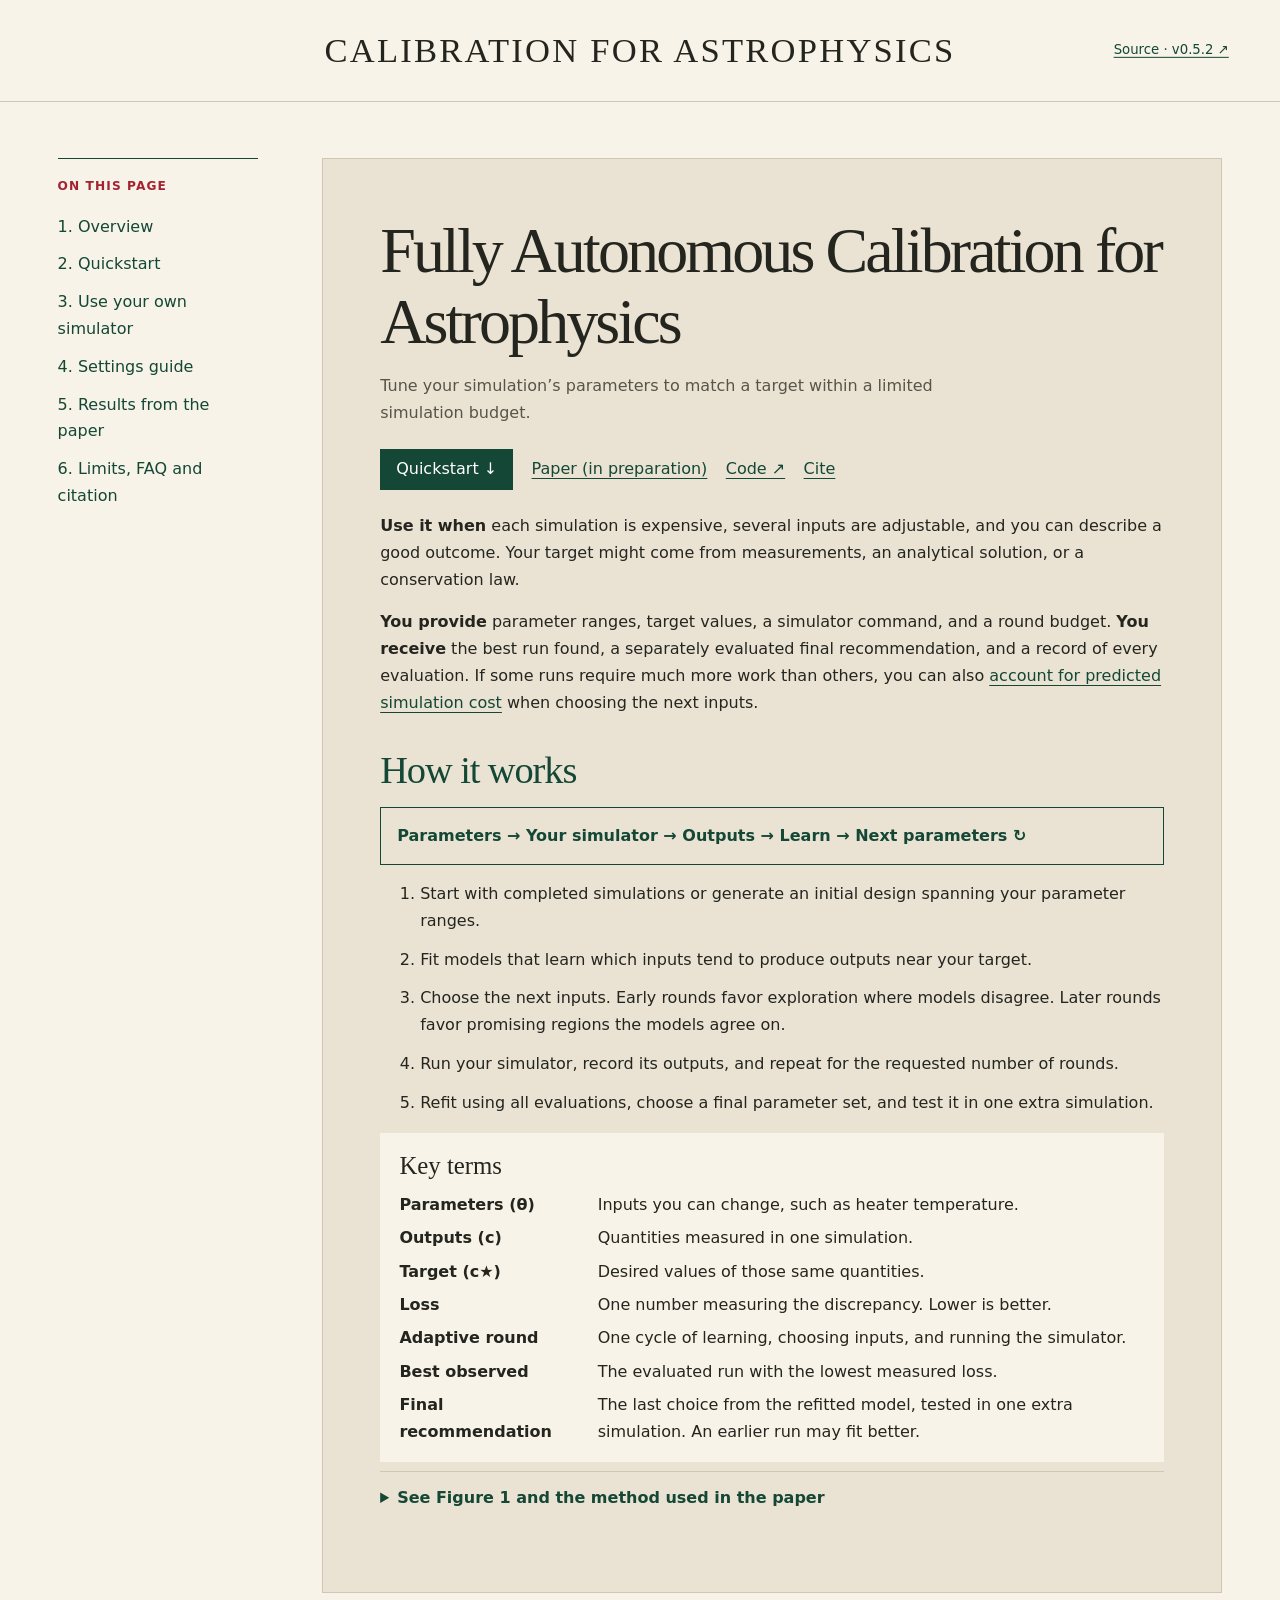
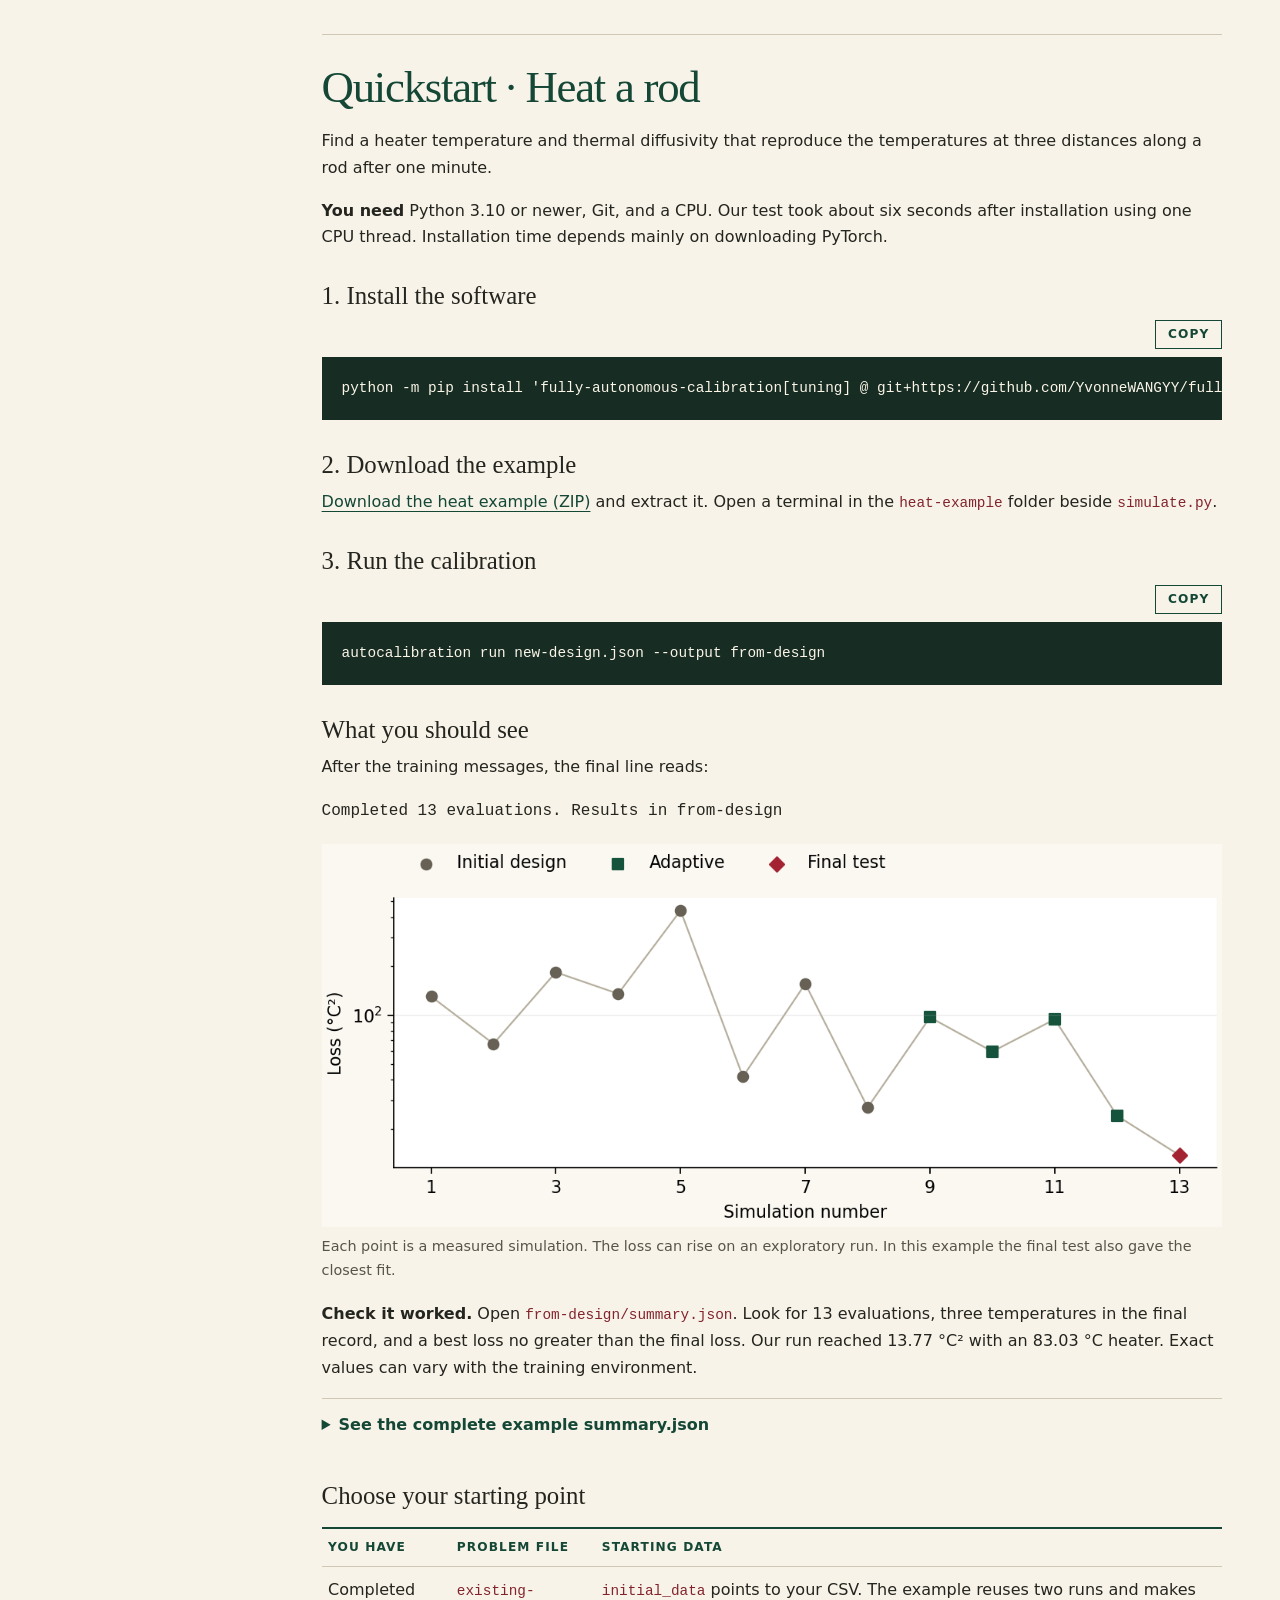
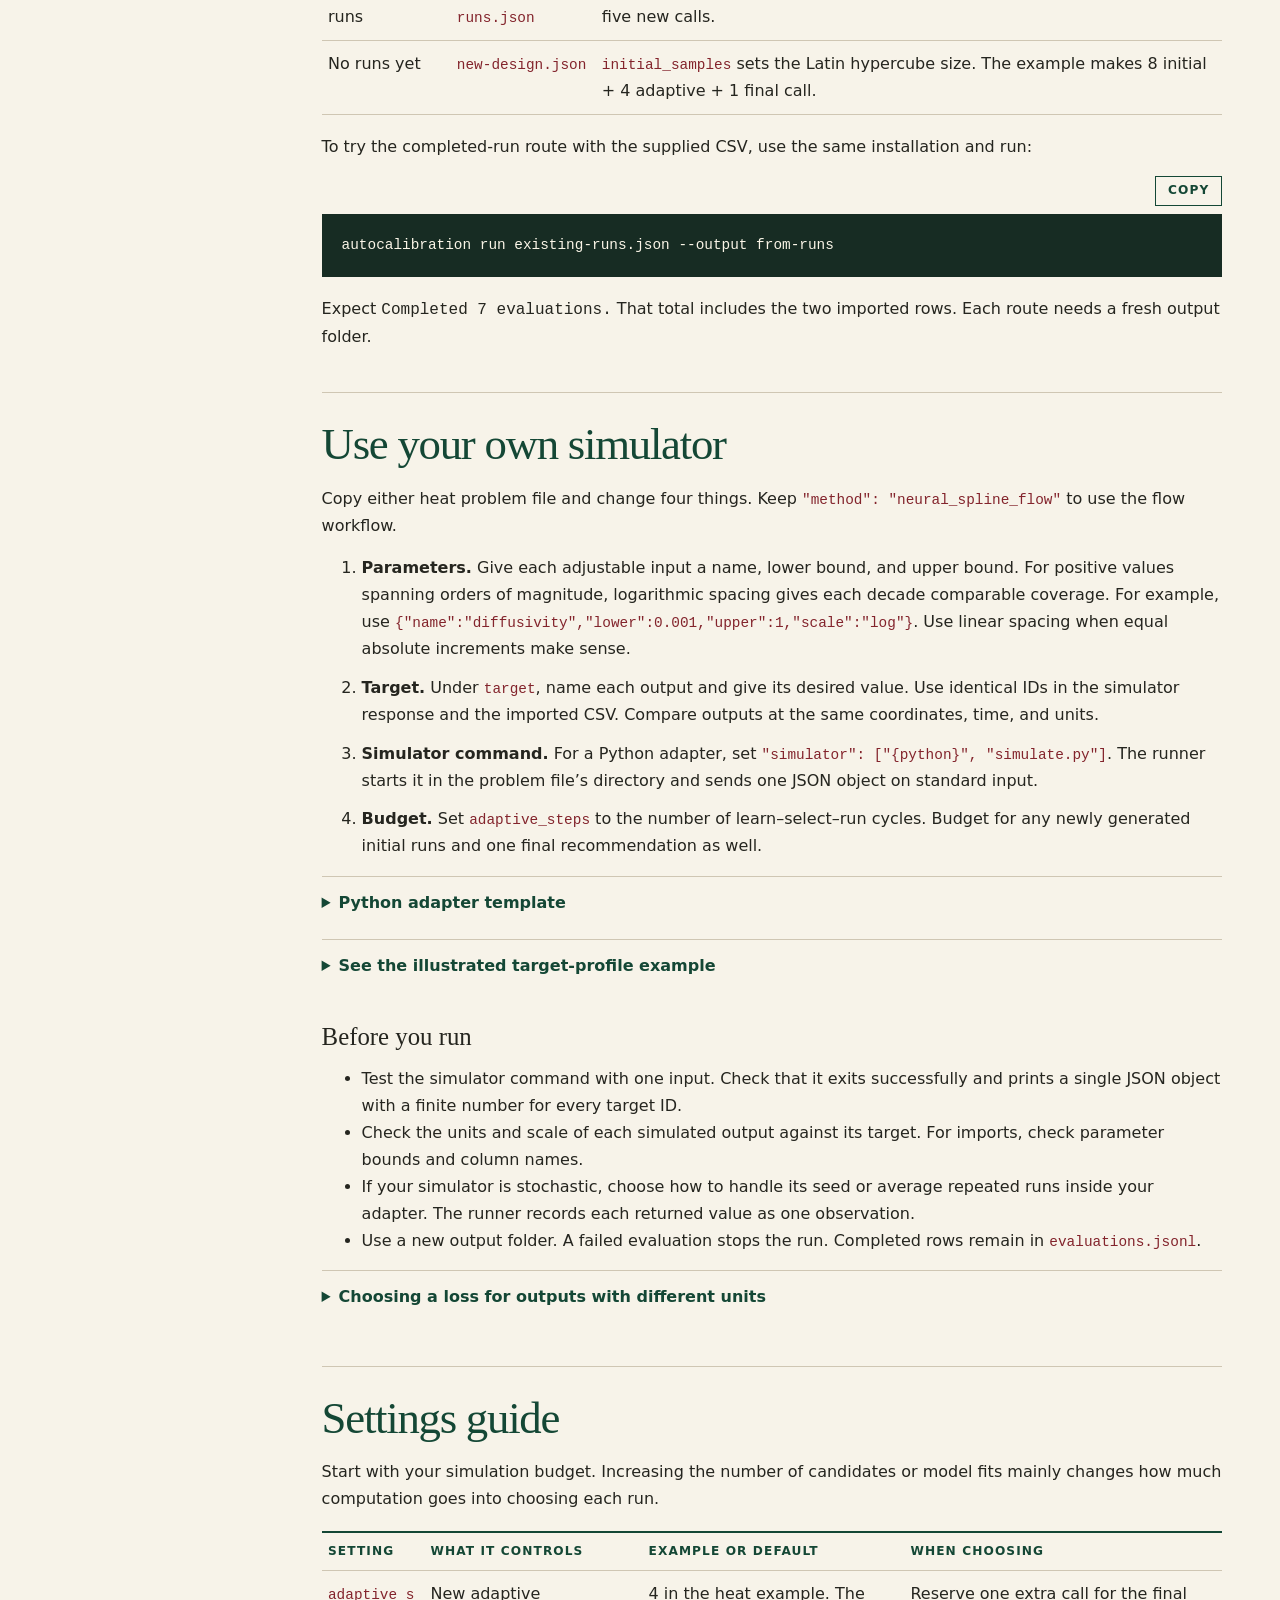
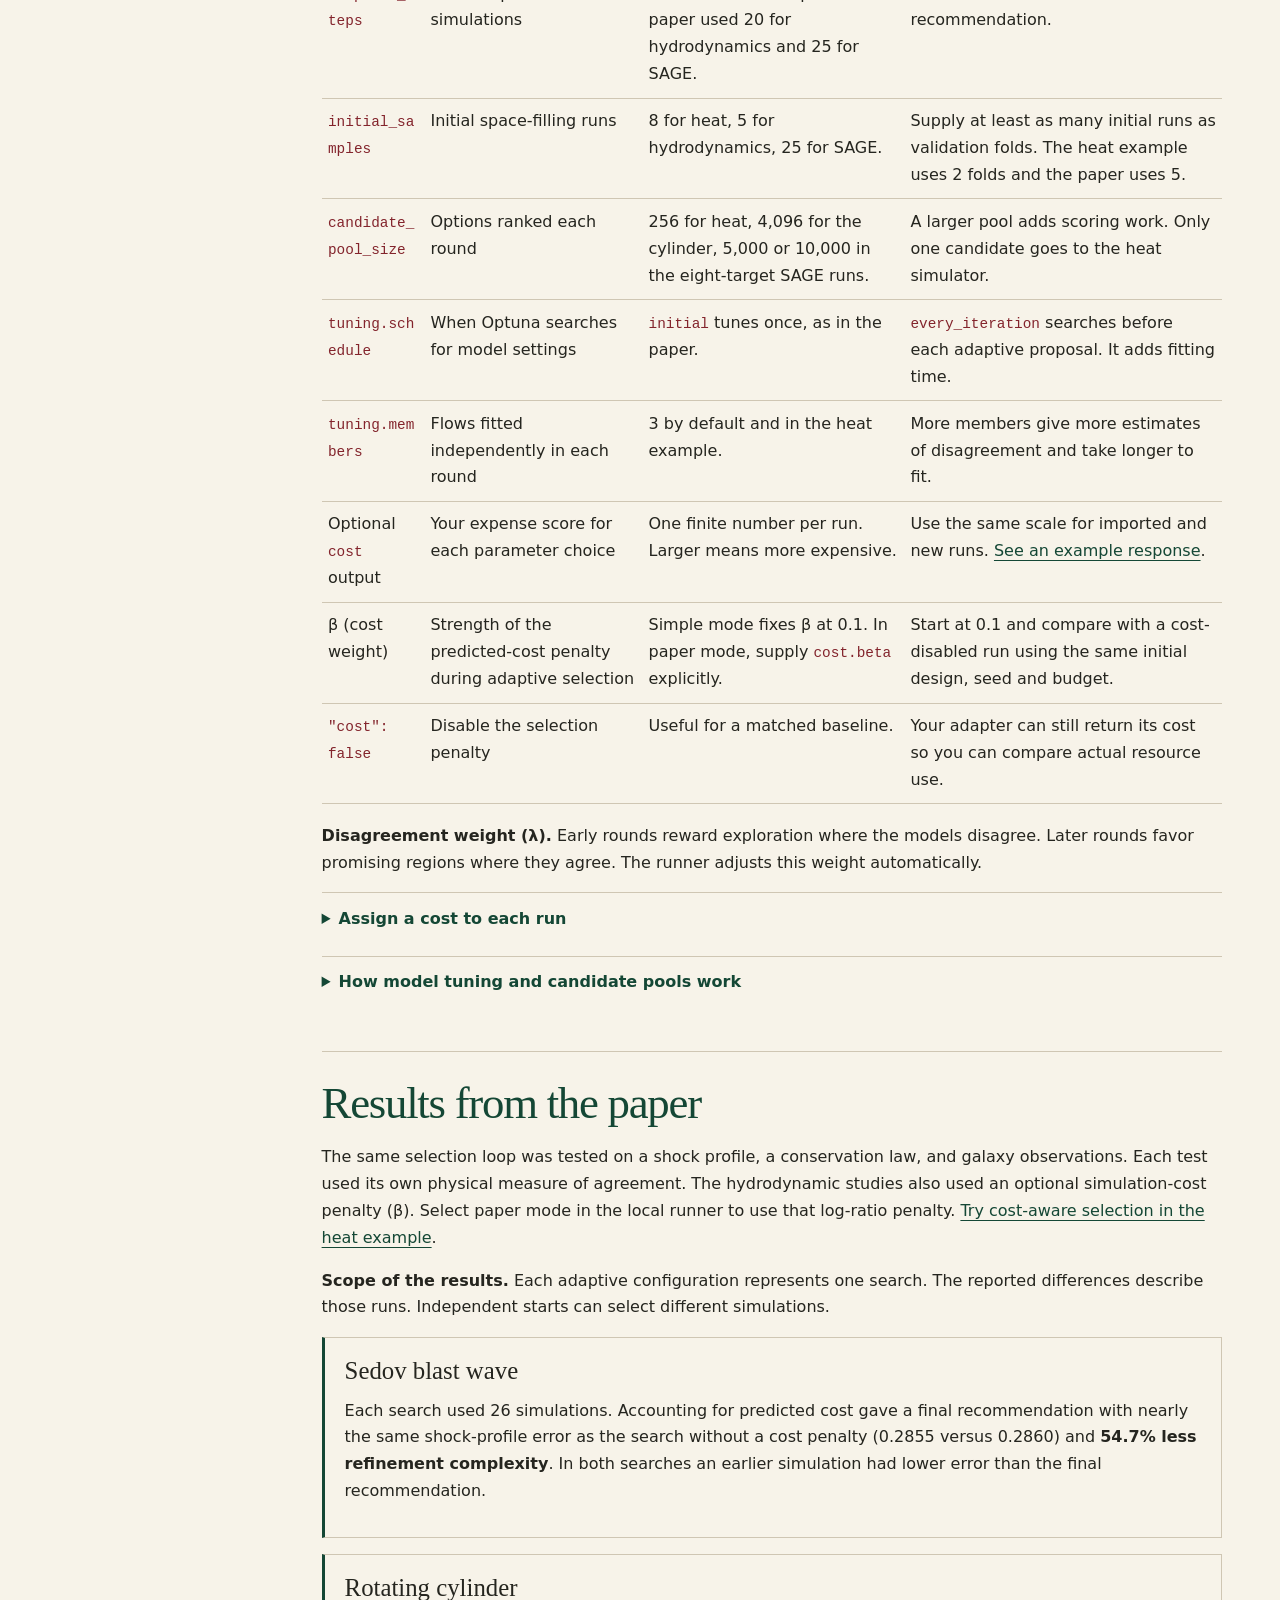
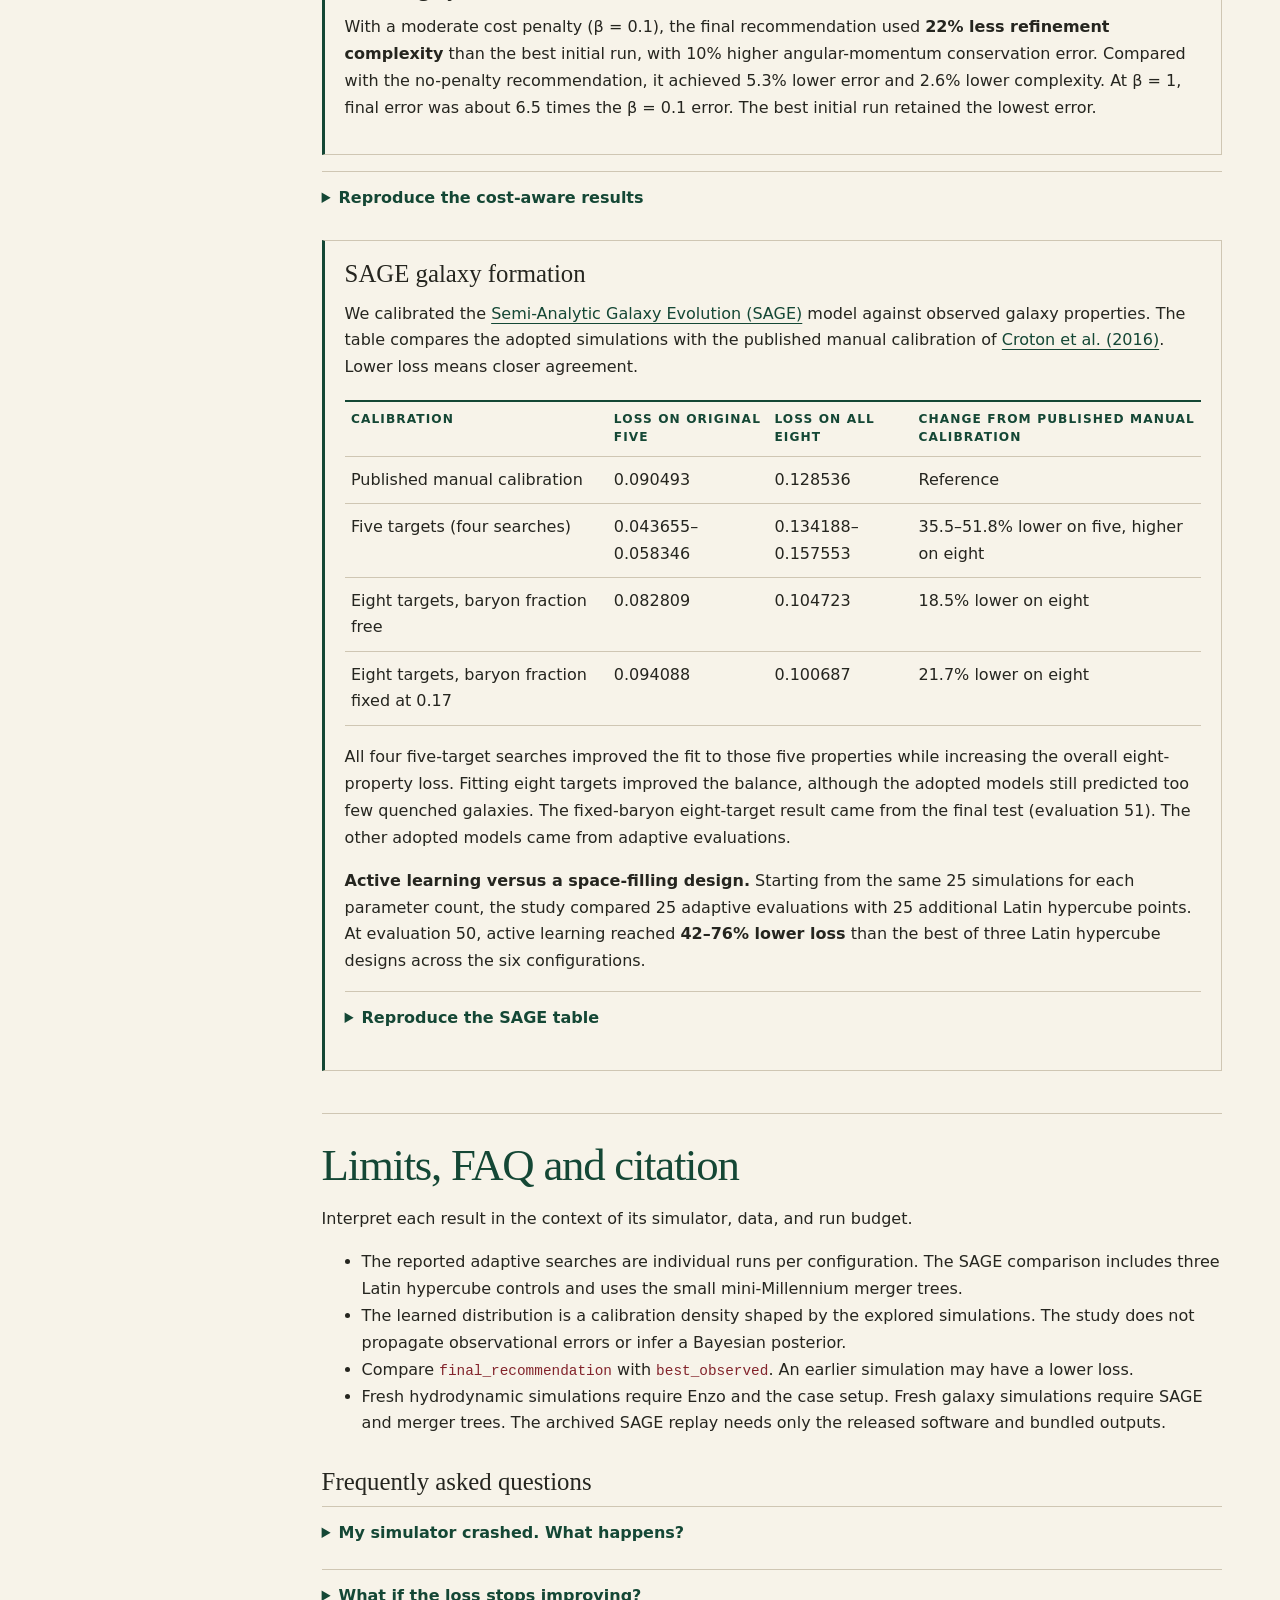
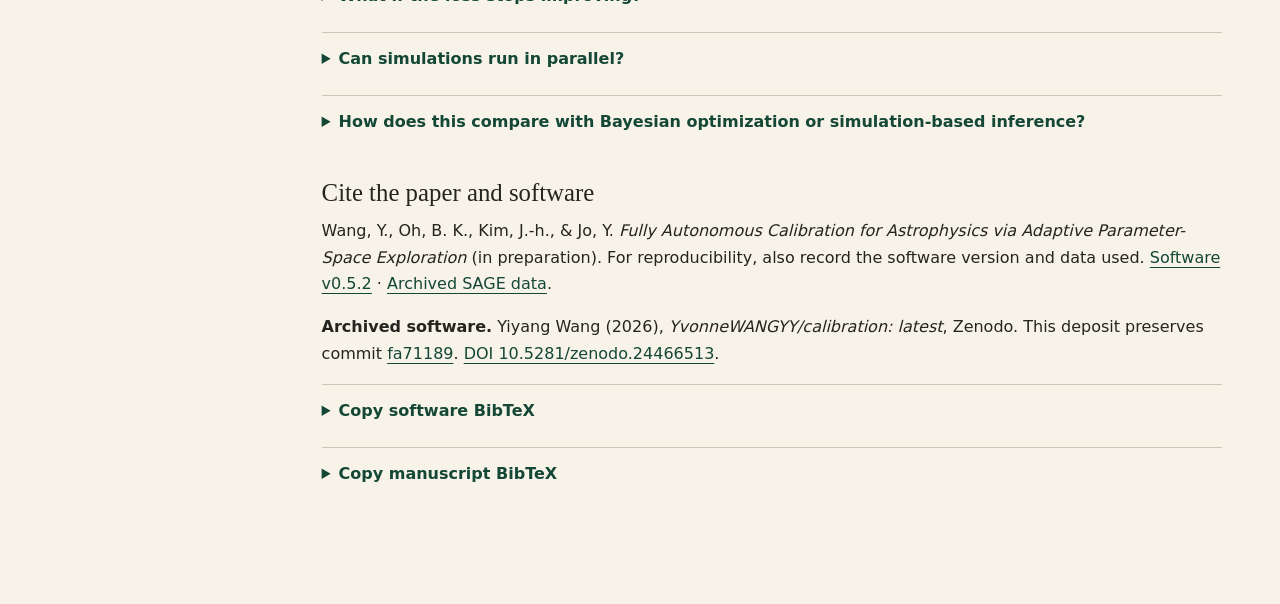
<file: index.html>
<!doctype html>
<html lang="en">
<head>
<meta charset="utf-8"><meta name="viewport" content="width=device-width,initial-scale=1">
<title>Fully Autonomous Calibration for Astrophysics via Adaptive Parameter-Space Exploration</title>
<meta name="description" content="Install autocalibration, define a target profile, and connect a simulator or import completed simulations.">
<link rel="stylesheet" href="guide/style.css?v=six-section-guide"></head>
<body><a class="skip" href="#main">Skip to content</a><header><div class="bar"><a class="brand" href="./">Calibration for Astrophysics</a><a href="https://github.com/YvonneWANGYY/fully-autonomous-calibration-for-astrophysical-simulations/tree/v0.5.2">Source · v0.5.2 ↗</a></div></header>
<div class="layout"><nav class="toc" aria-label="On this page"><strong>On this page</strong><a href="#overview">1. Overview</a><a href="#quickstart">2. Quickstart</a><a href="#your-problem">3. Use your own simulator</a><a href="#settings">4. Settings guide</a><a href="#results">5. Results from the paper</a><a href="#faq">6. Limits, FAQ and citation</a></nav><main id="main">
<section id="overview" class="intro">
<h1>Fully Autonomous Calibration for Astrophysics</h1>
<p class="lede">Tune your simulation’s parameters to match a target within a limited simulation budget.</p>
<div class="actions"><a href="#quickstart">Quickstart ↓</a> <a href="#cite">Paper (in preparation)</a> <a href="https://github.com/YvonneWANGYY/fully-autonomous-calibration-for-astrophysical-simulations/tree/v0.5.2">Code ↗</a> <a href="#cite">Cite</a></div>
<p><strong>Use it when</strong> each simulation is expensive, several inputs are adjustable, and you can describe a good outcome. Your target might come from measurements, an analytical solution, or a conservation law.</p>
<p><strong>You provide</strong> parameter ranges, target values, a simulator command, and a round budget. <strong>You receive</strong> the best run found, a separately evaluated final recommendation, and a record of every evaluation. If some runs require much more work than others, you can also <a href="#cost-aware">account for predicted simulation cost</a> when choosing the next inputs.</p>
<h2>How it works</h2>
<div class="loop" aria-label="Calibration loop">Parameters → Your simulator → Outputs → Learn → Next parameters ↻</div>
<ol class="steps"><li>Start with completed simulations or generate an initial design spanning your parameter ranges.</li><li>Fit models that learn which inputs tend to produce outputs near your target.</li><li>Choose the next inputs. Early rounds favor exploration where models disagree. Later rounds favor promising regions the models agree on.</li><li>Run your simulator, record its outputs, and repeat for the requested number of rounds.</li><li>Refit using all evaluations, choose a final parameter set, and test it in one extra simulation.</li></ol>
<aside class="glossary"><h3>Key terms</h3><dl class="terms"><dt>Parameters (θ)</dt><dd>Inputs you can change, such as heater temperature.</dd><dt>Outputs (c)</dt><dd>Quantities measured in one simulation.</dd><dt>Target (c★)</dt><dd>Desired values of those same quantities.</dd><dt>Loss</dt><dd>One number measuring the discrepancy. Lower is better.</dd><dt>Adaptive round</dt><dd>One cycle of learning, choosing inputs, and running the simulator.</dd><dt>Best observed</dt><dd>The evaluated run with the lowest measured loss.</dd><dt>Final recommendation</dt><dd>The last choice from the refitted model, tested in one extra simulation. An earlier run may fit better.</dd></dl></aside>
<details id="pipeline"><summary>See Figure 1 and the method used in the paper</summary><figure class="paper-figure"><a href="assets/calibration-workflow.png"><img src="assets/calibration-workflow.png" width="1635" height="942" alt="The loop fits flows to completed simulations, draws candidate inputs for the target, ranks them, and adds new simulation outputs to the training data."></a><figcaption><strong>Figure 1.</strong> Each new simulation feeds its measured outputs back into the next round of flow fitting and candidate selection. From Wang et al. (in preparation). <a href="assets/calibration-workflow.png">View full-size figure</a></figcaption></figure><p>The paper fits conditional neural spline flows to simulation input–output pairs. Given the target, the ensemble draws and ranks candidate inputs. After the adaptive rounds it estimates the peak of the calibration density in physical parameter coordinates. See “Candidate Selection” in the <a href="#cite">manuscript</a>. <a href="https://arxiv.org/abs/1906.04032">Durkan et al. (2019)</a>.</p></details></section>

<section id="quickstart"><h2>Quickstart · Heat a rod</h2>
<p>Find a heater temperature and thermal diffusivity that reproduce the temperatures at three distances along a rod after one minute.</p>
<p><strong>You need</strong> Python 3.10 or newer, Git, and a CPU. Our test took about six seconds after installation using one CPU thread. Installation time depends mainly on downloading PyTorch.</p>
<h3 id="install">1. Install the software</h3>
<pre><code>python -m pip install 'fully-autonomous-calibration[tuning] @ git+https://github.com/YvonneWANGYY/fully-autonomous-calibration-for-astrophysical-simulations.git@v0.5.2'</code></pre>
<h3>2. Download the example</h3><p><a href="guide/heat-example.zip" download>Download the heat example (ZIP)</a> and extract it. Open a terminal in the <code>heat-example</code> folder beside <code>simulate.py</code>.</p>
<h3 id="new">3. Run the calibration</h3>
<pre><code>autocalibration run new-design.json --output from-design</code></pre>
<h3 id="output">What you should see</h3><p>After the training messages, the final line reads:</p>
<samp>Completed 13 evaluations. Results in from-design</samp>
<figure class="paper-figure"><img src="guide/heat/loss.png" alt="Loss for all 13 heat simulations. The final test at run 13 had the lowest loss in this example."><figcaption>Each point is a measured simulation. The loss can rise on an exploratory run. In this example the final test also gave the closest fit.</figcaption></figure>
<p><strong>Check it worked.</strong> Open <code>from-design/summary.json</code>. Look for 13 evaluations, three temperatures in the final record, and a best loss no greater than the final loss. Our run reached 13.77 °C² with an 83.03 °C heater. Exact values can vary with the training environment.</p>
<details><summary>See the complete example summary.json</summary><pre><code>{
  &quot;evaluations&quot;: 13,
  &quot;best_observed&quot;: {
    &quot;kind&quot;: &quot;final_recommendation&quot;,
    &quot;parameters&quot;: {
      &quot;diffusivity_cm2_s&quot;: 0.0696390151977539,
      &quot;heater_c&quot;: 83.03335666656494
    },
    &quot;rank&quot;: 1,
    &quot;evaluation&quot;: 13,
    &quot;metrics&quot;: {
      &quot;temp_1cm&quot;: 65.9820600017668,
      &quot;temp_3cm&quot;: 38.87852084547196,
      &quot;temp_5cm&quot;: 25.277617916808758
    },
    &quot;loss&quot;: 13.77159541329529
  },
  &quot;final_recommendation&quot;: {
    &quot;kind&quot;: &quot;final_recommendation&quot;,
    &quot;parameters&quot;: {
      &quot;diffusivity_cm2_s&quot;: 0.0696390151977539,
      &quot;heater_c&quot;: 83.03335666656494
    },
    &quot;rank&quot;: 1,
    &quot;evaluation&quot;: 13,
    &quot;metrics&quot;: {
      &quot;temp_1cm&quot;: 65.9820600017668,
      &quot;temp_3cm&quot;: 38.87852084547196,
      &quot;temp_5cm&quot;: 25.277617916808758
    },
    &quot;loss&quot;: 13.77159541329529
  }
}</code></pre></details>
<h3 id="initial">Choose your starting point</h3><div class="table-scroll" role="region" tabindex="0" aria-label="You have table"><table><thead><tr><th scope="col">You have</th><th scope="col">Problem file</th><th scope="col">Starting data</th></tr></thead><tbody><tr><td>Completed runs</td><td><code>existing-runs.json</code></td><td><code>initial_data</code> points to your CSV. The example reuses two runs and makes five new calls.</td></tr><tr><td>No runs yet</td><td><code>new-design.json</code></td><td><code>initial_samples</code> sets the Latin hypercube size. The example makes 8 initial + 4 adaptive + 1 final call.</td></tr></tbody></table></div>
<p id="import">To try the completed-run route with the supplied CSV, use the same installation and run:</p>
<pre><code>autocalibration run existing-runs.json --output from-runs</code></pre>
<p>Expect <samp>Completed 7 evaluations.</samp> That total includes the two imported rows. Each route needs a fresh output folder.</p></section>

<section id="your-problem"><h2>Use your own simulator</h2>
<p>Copy either heat problem file and change four things. Keep <code>"method": "neural_spline_flow"</code> to use the flow workflow.</p>
<ol class="steps"><li><strong>Parameters.</strong> Give each adjustable input a name, lower bound, and upper bound. For positive values spanning orders of magnitude, logarithmic spacing gives each decade comparable coverage. For example, use <code>{"name":"diffusivity","lower":0.001,"upper":1,"scale":"log"}</code>. Use linear spacing when equal absolute increments make sense.</li>
<li><strong>Target.</strong> Under <code>target</code>, name each output and give its desired value. Use identical IDs in the simulator response and the imported CSV. Compare outputs at the same coordinates, time, and units.</li>
<li id="adapter"><strong>Simulator command.</strong> For a Python adapter, set <code>"simulator": ["{python}", "simulate.py"]</code>. The runner starts it in the problem file’s directory and sends one JSON object on standard input.</li>
<li><strong>Budget.</strong> Set <code>adaptive_steps</code> to the number of learn–select–run cycles. Budget for any newly generated initial runs and one final recommendation as well.</li></ol>
<details><summary>Python adapter template</summary><p>Replace the import and call with your model’s interface. This example assumes the model returns temperatures keyed by distance in centimetres.</p>
<pre><code>import json
import sys
from my_solver import simulate

parameters = json.load(sys.stdin)
temperatures = simulate(**parameters)
outputs = {f"temp_{x}cm": temperatures[x] for x in (1, 3, 5)}
print(json.dumps(outputs, allow_nan=False))</code></pre><p>Print diagnostics to standard error. <a href="guide/heat/simulate.py">See the complete runnable heat solver</a>.</p></details>
<details id="target"><summary id="target-profile">See the illustrated target-profile example</summary>
<p>A target profile describes what you want the simulator to reproduce. Choose the output you want to match, where to compare it, and the value you want it to take at each point. Use the same reference for every parameter set, whether your first simulations are imported or newly generated.</p>
<p>In the paper, <var>θ</var> denotes the inputs you can adjust, <var>c</var> is the set of quantities measured in one simulation, and <var>c</var><sub>★</sub> contains their desired values. A completed simulation gives one pair (<var>θ</var>, <var>c</var>). The paper’s conditional neural spline flow (<a href="https://arxiv.org/abs/1906.04032">Durkan et al. 2019</a>) learns from these pairs and proposes new inputs for the desired <var>c</var><sub>★</sub>. A loss then summarizes how closely a completed run matches the reference.</p>
<h4>How far does heat travel along a rod?</h4>
<p>A 10 cm rod starts at 20 °C. A heater holds its left end at a constant temperature while its right end stays at 20 °C. The simulator divides the rod into cells and advances the heat equation for 60 seconds. You can change two inputs: the heater temperature and the thermal diffusivity, which controls how quickly heat spreads.</p>
<p><strong>Your target is a temperature profile.</strong> At 60 seconds, you want the simulation to match temperatures at three positions along the rod. For this tutorial we generated those target readings using a finer reference simulation (200 cells, diffusivity 0.09 cm²/s, heater 80 °C) and rounded them to two decimals. Every trial uses 100 cells.</p>
<figure style="margin:1rem 0"><img src="guide/heat/profile.svg" width="720" height="355" style="width:100%;height:auto" alt="The trial temperature falls with distance from the heater and lies below all three target temperatures."></figure>
<div class="table-scroll" tabindex="0" role="region" aria-label="Rod temperatures"><table><thead><tr><th scope="col">Distance</th><th scope="col">Target at 60 s</th><th scope="col">Trial at 60 s</th><th scope="col">Output ID</th></tr></thead><tbody><tr><td>1 cm</td><td>65.66 °C</td><td>58.90 °C</td><td><code>temp_1cm</code></td></tr><tr><td>3 cm</td><td>41.68 °C</td><td>30.26 °C</td><td><code>temp_3cm</code></td></tr><tr><td>5 cm</td><td>27.69 °C</td><td>21.35 °C</td><td><code>temp_5cm</code></td></tr></tbody></table></div>
<p><strong>Read one trial.</strong> With the heater at 80 °C and diffusivity at 0.04 cm²/s, too little heat reaches the interior. Increasing diffusivity would carry heat farther along the rod. The pipeline tries parameter pairs and compares the three simulated temperatures with the same three targets each time. The local loss is the sum of the three squared temperature differences.</p>
<p>For your own simulation, choose an output field, a sampling time, and the locations where you want to match it. Put the desired values in your problem file under <code>target</code>. Have your adapter return the simulated values under the same IDs. An imported results table uses those IDs as column names. <a download href="guide/target-profile.csv">Download the rod target profile</a> · <a href="guide/heat/simulate.py">Read the heat solver</a></p>
<details><summary>How the paper defines its targets</summary>
<ul>
<li><strong>Sedov blast wave.</strong> At a fixed time, compare density, pressure, radial velocity, and transformed specific internal energy with the analytical blast-wave solution on a common radial grid (<a href="https://doi.org/10.1098/rspa.1950.0049">Taylor 1950</a>). Each output is a simulated value minus its analytical reference, so the desired profile is zero at every radius. The reported error accounts for radial bin widths.</li>
<li><strong>Rotating cylinder.</strong> The study uses the Enzo hydrodynamics code (<a href="https://doi.org/10.1088/0067-0049/211/2/19">Bryan et al. 2014</a>). Track the change in each of the three angular-momentum components at 51 saved times, relative to the initial component value and scaled by the magnitude of the initial axial angular momentum. Conservation gives a target of zero drift in each component at every time.</li>
<li><strong>SAGE galaxy formation.</strong> The <a href="https://github.com/sage-home/sage-model">SAGE codebase</a> implements the galaxy-formation model described by <a href="https://doi.org/10.3847/0067-0049/222/2/22">Croton et al. (2016)</a>. Its calibration targets are observations. For example, the study uses the galaxy number density in stellar-mass bins measured by <a href="https://doi.org/10.1111/j.1365-2966.2008.13348.x">Baldry, Glazebrook &amp; Driver (2008)</a>. The adapter must apply the same bin definitions and logarithmic units to its predictions. The paper’s comparison score averages squared residuals within each observable after scaling by its observed range (mapped to [−1, 1]), then gives each observable equal weight. A densely sampled observable therefore gets the same total weight as a sparsely sampled one. <a href="https://github.com/YvonneWANGYY/fully-autonomous-calibration-for-astrophysical-simulations/blob/v0.5.2/src/autocalibration/paper_sage/comparison_target.json">Inspect the published SAGE target bins</a>.</li>
</ul></details>
</details>
<h3>Before you run</h3><ul><li>Test the simulator command with one input. Check that it exits successfully and prints a single JSON object with a finite number for every target ID.</li><li>Check the units and scale of each simulated output against its target. For imports, check parameter bounds and column names.</li><li>If your simulator is stochastic, choose how to handle its seed or average repeated runs inside your adapter. The runner records each returned value as one observation.</li><li>Use a new output folder. A failed evaluation stops the run. Completed rows remain in <code>evaluations.jsonl</code>.</li></ul>
<details><summary>Choosing a loss for outputs with different units</summary><p>The local runner sums squared differences between the outputs and their targets. For temperatures in °C, the loss is in °C². For unlike quantities, apply the same scaling to each target and its simulated counterpart before returning them. Otherwise a large numerical range can dominate the loss.</p><p>The SAGE paper maps each observable’s observed range to [−1, 1], averages squared differences across that observable’s bins, then averages across observables. This gives equal weight to each galaxy property. <a href="https://github.com/YvonneWANGYY/fully-autonomous-calibration-for-astrophysical-simulations/blob/v0.5.2/src/autocalibration/paper_sage/comparison_target.json">See the SAGE comparison targets</a>.</p></details></section>

<section id="settings"><h2 id="flow-tuning">Settings guide</h2>
<p>Start with your simulation budget. Increasing the number of candidates or model fits mainly changes how much computation goes into choosing each run.</p><div class="table-scroll" role="region" tabindex="0" aria-label="Setting table"><table><thead><tr><th scope="col">Setting</th><th scope="col">What it controls</th><th scope="col">Example or default</th><th scope="col">When choosing</th></tr></thead><tbody><tr><td><code>adaptive_steps</code></td><td>New adaptive simulations</td><td>4 in the heat example. The paper used 20 for hydrodynamics and 25 for SAGE.</td><td>Reserve one extra call for the final recommendation.</td></tr><tr><td><code>initial_samples</code></td><td>Initial space-filling runs</td><td>8 for heat, 5 for hydrodynamics, 25 for SAGE.</td><td>Supply at least as many initial runs as validation folds. The heat example uses 2 folds and the paper uses 5.</td></tr><tr><td><code>candidate_pool_size</code></td><td>Options ranked each round</td><td>256 for heat, 4,096 for the cylinder, 5,000 or 10,000 in the eight-target SAGE runs.</td><td>A larger pool adds scoring work. Only one candidate goes to the heat simulator.</td></tr><tr><td><code>tuning.schedule</code></td><td>When Optuna searches for model settings</td><td><code>initial</code> tunes once, as in the paper.</td><td><code>every_iteration</code> searches before each adaptive proposal. It adds fitting time.</td></tr><tr><td><code>tuning.members</code></td><td>Flows fitted independently in each round</td><td>3 by default and in the heat example.</td><td>More members give more estimates of disagreement and take longer to fit.</td></tr><tr><td>Optional <code>cost</code> output</td><td>Your expense score for each parameter choice</td><td>One finite number per run. Larger means more expensive.</td><td>Use the same scale for imported and new runs. <a href="#cost-aware">See an example response</a>.</td></tr><tr><td>β (cost weight)</td><td>Strength of the predicted-cost penalty during adaptive selection</td><td>Simple mode fixes β at 0.1. In paper mode, supply <code>cost.beta</code> explicitly.</td><td>Start at 0.1 and compare with a cost-disabled run using the same initial design, seed and budget.</td></tr><tr><td><code>"cost": false</code></td><td>Disable the selection penalty</td><td>Useful for a matched baseline.</td><td>Your adapter can still return its cost so you can compare actual resource use.</td></tr></tbody></table></div>
<p><strong>Disagreement weight (λ).</strong> Early rounds reward exploration where the models disagree. Later rounds favor promising regions where they agree. The runner adjusts this weight automatically.</p>
<details id="cost-aware"><summary>Assign a cost to each run</summary>
<p><strong>Adding a <code>cost</code> field changes the adaptive selection rule.</strong> The flow runner automatically applies a penalty of 0.1. To record cost and run a baseline, set <code>"cost": false</code> in the problem file.</p>
<p>You decide what “expensive” means. For each parameter choice, return one finite number called <code>cost</code> alongside your simulator outputs. Higher numbers mean more expensive. Use the same scale throughout a calibration. For example, the cost could be a fee, an amount of material, or your own difficulty score. Zero and negative scores are valid.</p>
<pre><code>{"temp_1cm": 58.90, "temp_3cm": 30.26, "temp_5cm": 21.35, "cost": 7}</code></pre>
<div class="table-scroll" role="region" tabindex="0" aria-label="Simple versus paper cost mode"><table><thead><tr><th scope="col">Simple mode · arbitrary expense score</th><th scope="col">Paper mode · positive resource measurement</th></tr></thead><tbody>
<tr><td>Return a finite <code>cost</code> field from the first evaluation. Any sign is valid. Higher means more expensive.</td><td>Set <code>"cost": {"metric": "cpu_seconds", "beta": 0.1}</code> in the problem file. Supply a strictly positive value under that metric name on every row.</td></tr>
<tr><td>The runner rescales observed costs to 0–1 each round. The score subtracts 0.1 times predicted scaled cost.</td><td>The score subtracts β times the predicted log cost ratio relative to the measured cost of the lowest-loss run so far. This is the penalty used in the hydrodynamic studies.</td></tr></tbody></table></div>
<p><strong>When cost is optional.</strong> A CSV without costs works when the adapter also omits cost and paper mode is off. To enable simple mode with imports, add a numeric <code>cost</code> column to every imported row and return it on every subsequent call. Partial coverage fails: a missing field after enabling cost gives <code>missing cost field 'cost'</code>; adding it late gives <code>supply cost from the first evaluation, including imported runs</code>. Empty CSV cells cannot be parsed as numbers.</p>
<p><strong>Cost versus target.</strong> Put the desired temperatures in <code>target</code> and the measured expense in the simulator response. Putting <code>"cost": 7</code> inside <code>target</code> makes 7 a value to match in the loss and disables automatic cost detection. Explicit paper mode rejects a conflicting name with <code>cost.metric must be separate from target and parameter names</code>. A zero or negative paper-mode value stops the run with, for example, <code>expected a positive measured cost in 'cpu_seconds'</code>.</p>
<h4>What happened in the heat example?</h4>
<pre><code>autocalibration run cost-aware.json --output from-cost</code></pre>
<p>Our cheapest run used 528 solver steps (evaluation 7) and the most expensive used 1,818 (evaluation 6). To compare, copy <code>cost-aware.json</code> to <code>no-cost.json</code>, add <code>"cost": false</code> at the top level, and keep the same adapter, seed, and budget:</p>
<pre><code>autocalibration run no-cost.json --output without-penalty</code></pre>
<p>The two runs chose the same inputs in all 13 evaluations. Both used 15,430 solver steps in total, and both final tests used 929 steps with loss 13.77 °C². For this seed the simple penalty left the winning candidate unchanged in every round.</p>
<h4>A heat run where the penalty changes the choice</h4>
<p>Use the two paper-mode files in the <a href="guide/heat-example.zip" download>heat example</a>. Both use the same solver-step cost, seed, eight initial inputs, four adaptive rounds, and final test. Only β changes.</p>
<pre><code>autocalibration run paper-beta0.json --output beta0-run
autocalibration run paper-beta1.json --output beta1-run</code></pre>
<div class="table-scroll" role="region" tabindex="0" aria-label="Heat penalty comparison"><table><thead><tr><th scope="col">Measured outcome</th><th scope="col">β = 0</th><th scope="col">β = 1</th></tr></thead><tbody><tr><td>First adaptive run (evaluation 9), solver steps</td><td>970</td><td>535</td></tr><tr><td>First adaptive run, loss (°C²)</td><td>97.02</td><td>555.25</td></tr><tr><td>Total steps across 13 simulations</td><td>15,430</td><td>13,584</td></tr><tr><td>Final test, solver steps</td><td>929</td><td>972</td></tr><tr><td>Final test, loss (°C²)</td><td>13.77</td><td>8.83</td></tr></tbody></table></div>
<p>In this seeded example the penalty selected a cheaper first adaptive simulation with a poorer fit. The whole search used about 12% fewer solver steps, although its final test was slightly more expensive. This comparison uses one seed, so neither the lower final loss (8.83 versus 13.77 °C²) nor the 12% saving establishes that increasing β generally improves fit or reduces total work.</p>
<h4>What the cost penalty can and cannot predict</h4>
<ul><li>The penalty shapes which simulations enter training during the adaptive search. The final recommendation is selected without a cost penalty, then evaluated to measure its actual cost and error.</li>
<li>A larger β can give a more expensive final pick. In the rotating-cylinder study, β = 1 gave about 6.5 times the conservation error of β = 0.1 and slightly higher refinement complexity.</li>
<li>Both modes use the 80th percentile of 500 trees’ predictions. Actual cost can exceed that estimate. Along the paper’s cost-aware searches, mean absolute percentage error was 3.6% for Sedov and 11.4% across the two rotating-cylinder runs.</li></ul></details>
<details><summary>How model tuning and candidate pools work</summary><p><a href="https://doi.org/10.1145/3292500.3330701">Optuna (Akiba et al. 2019)</a> chooses flow settings using the lowest mean held-out negative log-likelihood. Set <code>tuning.trials</code> for search attempts, <code>tuning.folds</code> for validation groups, and <code>tuning.epochs</code> for training passes per fit. Both tuning schedules refit model weights each round. <a href="https://github.com/YvonneWANGYY/fully-autonomous-calibration-for-astrophysical-simulations/tree/v0.5.2#tune-a-neural-spline-flow-with-optuna">See the configurable search space</a>.</p>
<p>In one SAGE comparison with the same initial simulations, the first new evaluation had five-observable loss 0.126 with 5,000 candidates, 0.080 with 10,000, and 0.340 with 20,000. Pool size changes which candidate wins the ranking, so increasing it need not improve the next simulation.</p></details></section>

<section id="results"><h2 id="paper">Results from the paper</h2><p>The same selection loop was tested on a shock profile, a conservation law, and galaxy observations. Each test used its own physical measure of agreement. The hydrodynamic studies also used an optional simulation-cost penalty (β). Select paper mode in the local runner to use that log-ratio penalty. <a href="#cost-aware">Try cost-aware selection in the heat example</a>.</p>
<p><strong>Scope of the results.</strong> Each adaptive configuration represents one search. The reported differences describe those runs. Independent starts can select different simulations.</p>
<article class="result"><h3>Sedov blast wave</h3><p>Each search used 26 simulations. Accounting for predicted cost gave a final recommendation with nearly the same shock-profile error as the search without a cost penalty (0.2855 versus 0.2860) and <strong>54.7% less refinement complexity</strong>. In both searches an earlier simulation had lower error than the final recommendation.</p></article>
<article class="result"><h3>Rotating cylinder</h3><p>With a moderate cost penalty (β = 0.1), the final recommendation used <strong>22% less refinement complexity</strong> than the best initial run, with 10% higher angular-momentum conservation error. Compared with the no-penalty recommendation, it achieved 5.3% lower error and 2.6% lower complexity. At β = 1, final error was about 6.5 times the β = 0.1 error. The best initial run retained the lowest error.</p></article>
<details id="cost-results"><summary>Reproduce the cost-aware results</summary>
<p>To check the two published reductions, download <a download href="examples/hydrodynamics/paper_comparison/reproduce_cost.py">reproduce_cost.py</a> and <a download href="examples/hydrodynamics/paper_comparison/measured_costs.csv">measured_costs.csv</a> into the same folder. Both files ship under <code>examples/hydrodynamics/paper_comparison/</code> in v0.5.2. From that folder, run:</p>
<pre><code>python reproduce_cost.py</code></pre>
<pre><samp>Sedov: 558,284 -&gt; 252,890 (54.7% lower)
Rotating cylinder: 3,427,030 -&gt; 2,672,995 (22.0% lower)</samp></pre>
<p>The script reads measured refinement complexities and computes 100 × (1 − selected/reference). For Sedov it compares the β = 1 and β = 0 final simulations. For the cylinder it compares the β = 0.1 final simulation with the lowest-error initial simulation. These are single-simulation costs. The script checks the arithmetic without running Enzo.</p>
<p><strong>What ships in v0.5.2?</strong> The tag contains Sedov β = 0 and 1 settings with the reported final measurements. Its cylinder β = 0 and 1 files describe an earlier ten-initial-run design. The paper used five initial runs and also tested β = 0.1. The tag lacks that configuration and a command to regenerate the paper’s cylinder search. Fresh forward simulations require the corresponding Enzo setup. The tagged release includes the script and measured rows for both percentage comparisons. <a href="https://github.com/YvonneWANGYY/fully-autonomous-calibration-for-astrophysical-simulations/tree/v0.5.2/examples/hydrodynamics">Inspect the tagged settings</a>.</p></details>
<article class="result"><h3>SAGE galaxy formation</h3><p>We calibrated the <a href="https://github.com/sage-home/sage-model">Semi-Analytic Galaxy Evolution (SAGE)</a> model against observed galaxy properties. The table compares the adopted simulations with the published manual calibration of <a href="https://doi.org/10.3847/0067-0049/222/2/22">Croton et al. (2016)</a>. Lower loss means closer agreement.</p><div class="table-scroll" role="region" tabindex="0" aria-label="Calibration table"><table><thead><tr><th scope="col">Calibration</th><th scope="col">Loss on original five</th><th scope="col">Loss on all eight</th><th scope="col">Change from published manual calibration</th></tr></thead><tbody><tr><td>Published manual calibration</td><td>0.090493</td><td>0.128536</td><td>Reference</td></tr><tr><td>Five targets (four searches)</td><td>0.043655–0.058346</td><td>0.134188–0.157553</td><td>35.5–51.8% lower on five, higher on eight</td></tr><tr><td>Eight targets, baryon fraction free</td><td>0.082809</td><td>0.104723</td><td>18.5% lower on eight</td></tr><tr><td>Eight targets, baryon fraction fixed at 0.17</td><td>0.094088</td><td>0.100687</td><td>21.7% lower on eight</td></tr></tbody></table></div>
<p>All four five-target searches improved the fit to those five properties while increasing the overall eight-property loss. Fitting eight targets improved the balance, although the adopted models still predicted too few quenched galaxies. The fixed-baryon eight-target result came from the final test (evaluation 51). The other adopted models came from adaptive evaluations.</p>
<p><strong>Active learning versus a space-filling design.</strong> Starting from the same 25 simulations for each parameter count, the study compared 25 adaptive evaluations with 25 additional Latin hypercube points. At evaluation 50, active learning reached <strong>42–76% lower loss</strong> than the best of three Latin hypercube designs across the six configurations.</p>
<details id="reproduce"><summary>Reproduce the SAGE table</summary><p>After installation, rescore the archived outputs. Read <code>L5</code> and <code>L8</code> for the five- and eight-property comparisons. The first row corresponds to the published manual calibration.</p><pre><code>autocalibration reproduce-sage</code></pre><p>The replay uses processed simulation data and runs on CPU. <a href="https://github.com/YvonneWANGYY/fully-autonomous-calibration-for-astrophysical-simulations/tree/v0.5.2/src/autocalibration/paper_sage">Browse versioned data and configurations</a>.</p></details></article></section>

<section id="faq"><h2>Limits, FAQ and citation</h2><p>Interpret each result in the context of its simulator, data, and run budget.</p>
<ul><li>The reported adaptive searches are individual runs per configuration. The SAGE comparison includes three Latin hypercube controls and uses the small mini-Millennium merger trees.</li><li>The learned distribution is a calibration density shaped by the explored simulations. The study does not propagate observational errors or infer a Bayesian posterior.</li><li>Compare <code>final_recommendation</code> with <code>best_observed</code>. An earlier simulation may have a lower loss.</li><li>Fresh hydrodynamic simulations require Enzo and the case setup. Fresh galaxy simulations require SAGE and merger trees. The archived SAGE replay needs only the released software and bundled outputs.</li></ul>
<h3>Frequently asked questions</h3>
<details><summary>My simulator crashed. What happens?</summary><p>The CLI stops and reports the evaluation number and inputs. Completed evaluations are flushed to <code>evaluations.jsonl</code>. Inspect the simulator’s standard error, fix the adapter, and rerun in a new directory. To reuse completed evaluations, convert their inputs and outputs to the initial CSV format.</p></details>
<details><summary>What if the loss stops improving?</summary><p>Inspect the individual outputs of your best run first. Check their units and target IDs. If the best inputs sit on a bound, reconsider the physically plausible range. If the initial sample leaves much of that range uncovered, consider more initial simulations or more adaptive rounds. An exploratory step can have higher loss than the preceding run.</p></details>
<details><summary>Can simulations run in parallel?</summary><p>The v0.5.2 local CLI waits for one simulator call to finish before choosing the next point. Your adapter can launch a parallel simulator and wait for its result. You can also generate the initial simulations separately in parallel and import their completed rows.</p></details>
<details><summary>How does this compare with Bayesian optimization or simulation-based inference?</summary><p>Bayesian optimization typically models a scalar objective and uses an acquisition rule to decide where to evaluate it next. Here the flow learns from simulation inputs paired with their output profiles and proposes parameters for a specified target. Both approaches can guide sequential experiments. Simulation-based inference often aims to quantify posterior uncertainty under a prior and an observation model. This workflow uses its density to guide a search and checks its recommendation in the simulator.</p></details>
<h3 id="cite">Cite the paper and software</h3><p>Wang, Y., Oh, B. K., Kim, J.-h., &amp; Jo, Y. <cite>Fully Autonomous Calibration for Astrophysics via Adaptive Parameter-Space Exploration</cite> (in preparation). For reproducibility, also record the software version and data used. <a href="https://github.com/YvonneWANGYY/fully-autonomous-calibration-for-astrophysical-simulations/tree/v0.5.2">Software v0.5.2</a> · <a href="https://github.com/YvonneWANGYY/fully-autonomous-calibration-for-astrophysical-simulations/tree/v0.5.2/src/autocalibration/paper_sage">Archived SAGE data</a>.</p>
<p><strong>Archived software.</strong> Yiyang Wang (2026), <cite>YvonneWANGYY/calibration: latest</cite>, Zenodo. This deposit preserves commit <a href="https://github.com/YvonneWANGYY/fully-autonomous-calibration-for-astrophysical-simulations/commit/fa711897e54e9f6fbf89846917618609402c892f">fa71189</a>. <a href="https://doi.org/10.5281/zenodo.24466513">DOI 10.5281/zenodo.24466513</a>.</p>
<details><summary>Copy software BibTeX</summary><pre><code>@software{wang_calibration_zenodo,
  author = {Wang, Yiyang},
  title = {{YvonneWANGYY/calibration: latest}},
  year = {2026},
  publisher = {Zenodo},
  doi = {10.5281/zenodo.24466513}
}</code></pre></details>
<details><summary>Copy manuscript BibTeX</summary><pre><code>@unpublished{wang_autonomous_calibration,
  author = {Wang, Yiyang and Oh, Boon Kiat and Kim, Ji-hoon and Jo, Yongseok},
  title = {Fully Autonomous Calibration for Astrophysics via Adaptive Parameter-Space Exploration},
  year = {2026},
  note = {Manuscript in preparation}
}</code></pre></details></section>
</main></div>
<script>
function revealSection() {
  const previous = {
    introduction: 'overview', 'generic-recipe': 'your-problem', cases: 'results',
    workflow: 'pipeline', 'local-loop': 'initial', 'sage-recipe': 'reproduce',
    boundary: 'faq', reproducibility: 'reproduce', existing: 'import', problem: 'adapter',
    'getting-started': 'quickstart', 'run-results': 'output'
  };
  const id = location.hash.slice(1);
  const target = document.getElementById(id) || document.getElementById(previous[id]);
  if (!target) return;
  for (let node = target; node; node = node.parentElement) {
    if (node.tagName === 'DETAILS') node.open = true;
  }
  target.scrollIntoView();
}
window.addEventListener('hashchange', revealSection);
revealSection();

if (window.isSecureContext && navigator.clipboard) {
  document.querySelectorAll('pre').forEach(pre => {
    const wrap = document.createElement('div');
    wrap.className = 'snippet';
    pre.before(wrap);
    const button = document.createElement('button');
    button.type = 'button'; button.textContent = 'Copy'; button.setAttribute('aria-label','Copy code');
    button.addEventListener('click', async () => {
      try { await navigator.clipboard.writeText(pre.textContent); button.textContent = 'Copied'; }
      catch { button.textContent = 'Select code to copy'; }
      setTimeout(() => {button.textContent = 'Copy';}, 1800);
    });
    wrap.append(button, pre);
  });
}
</script></body></html>
</file>
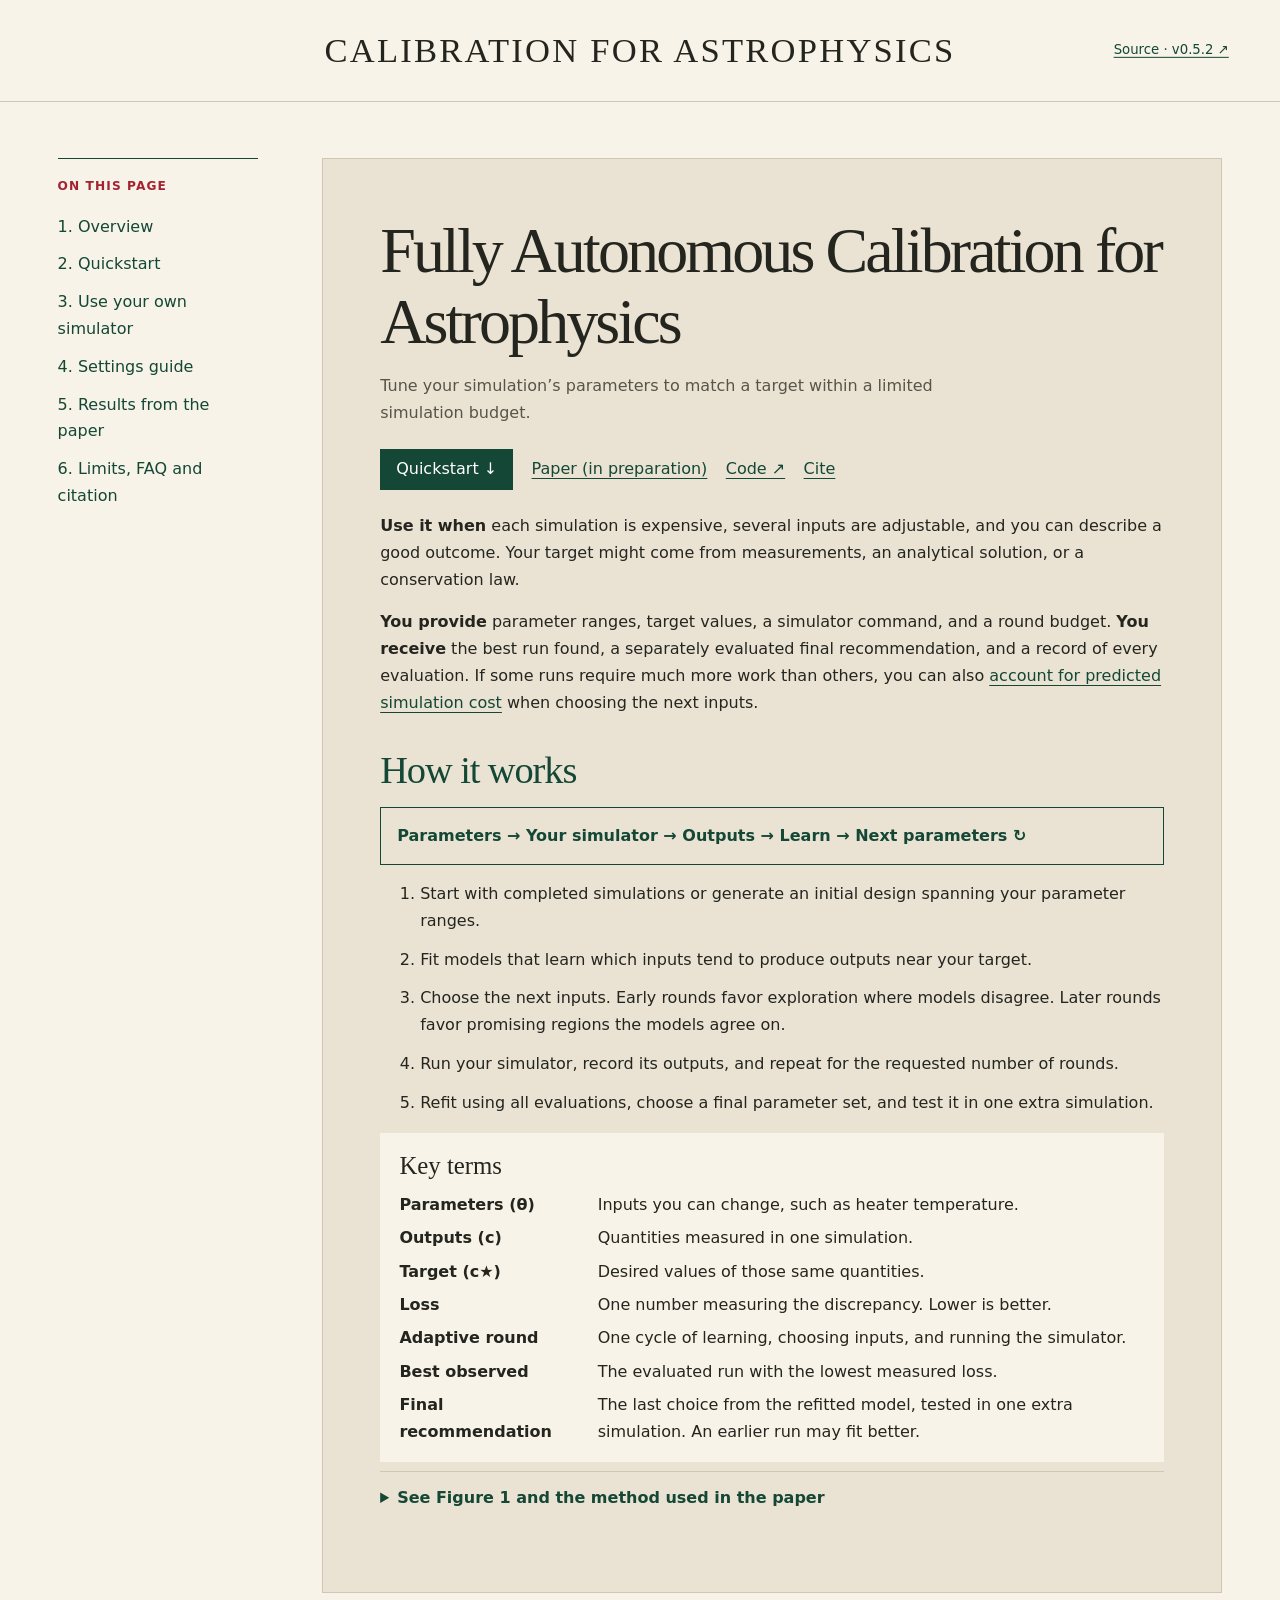
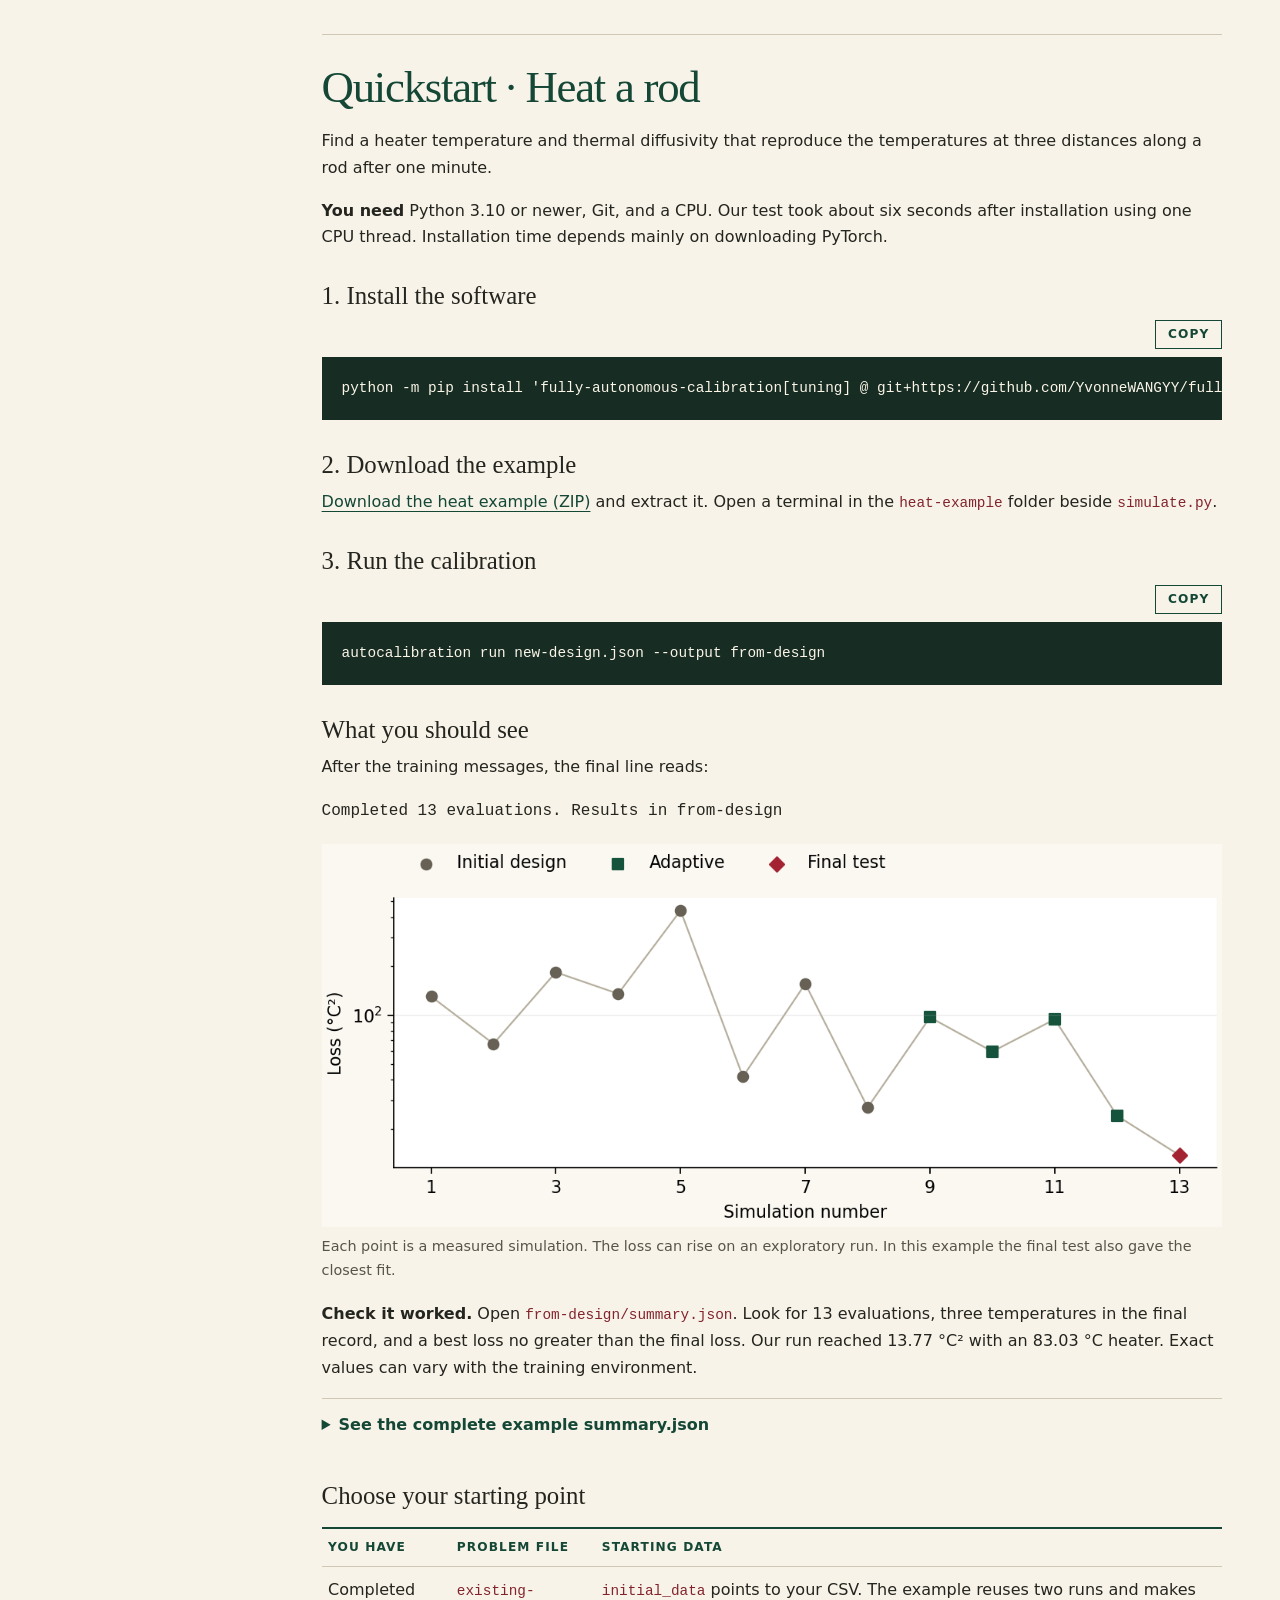
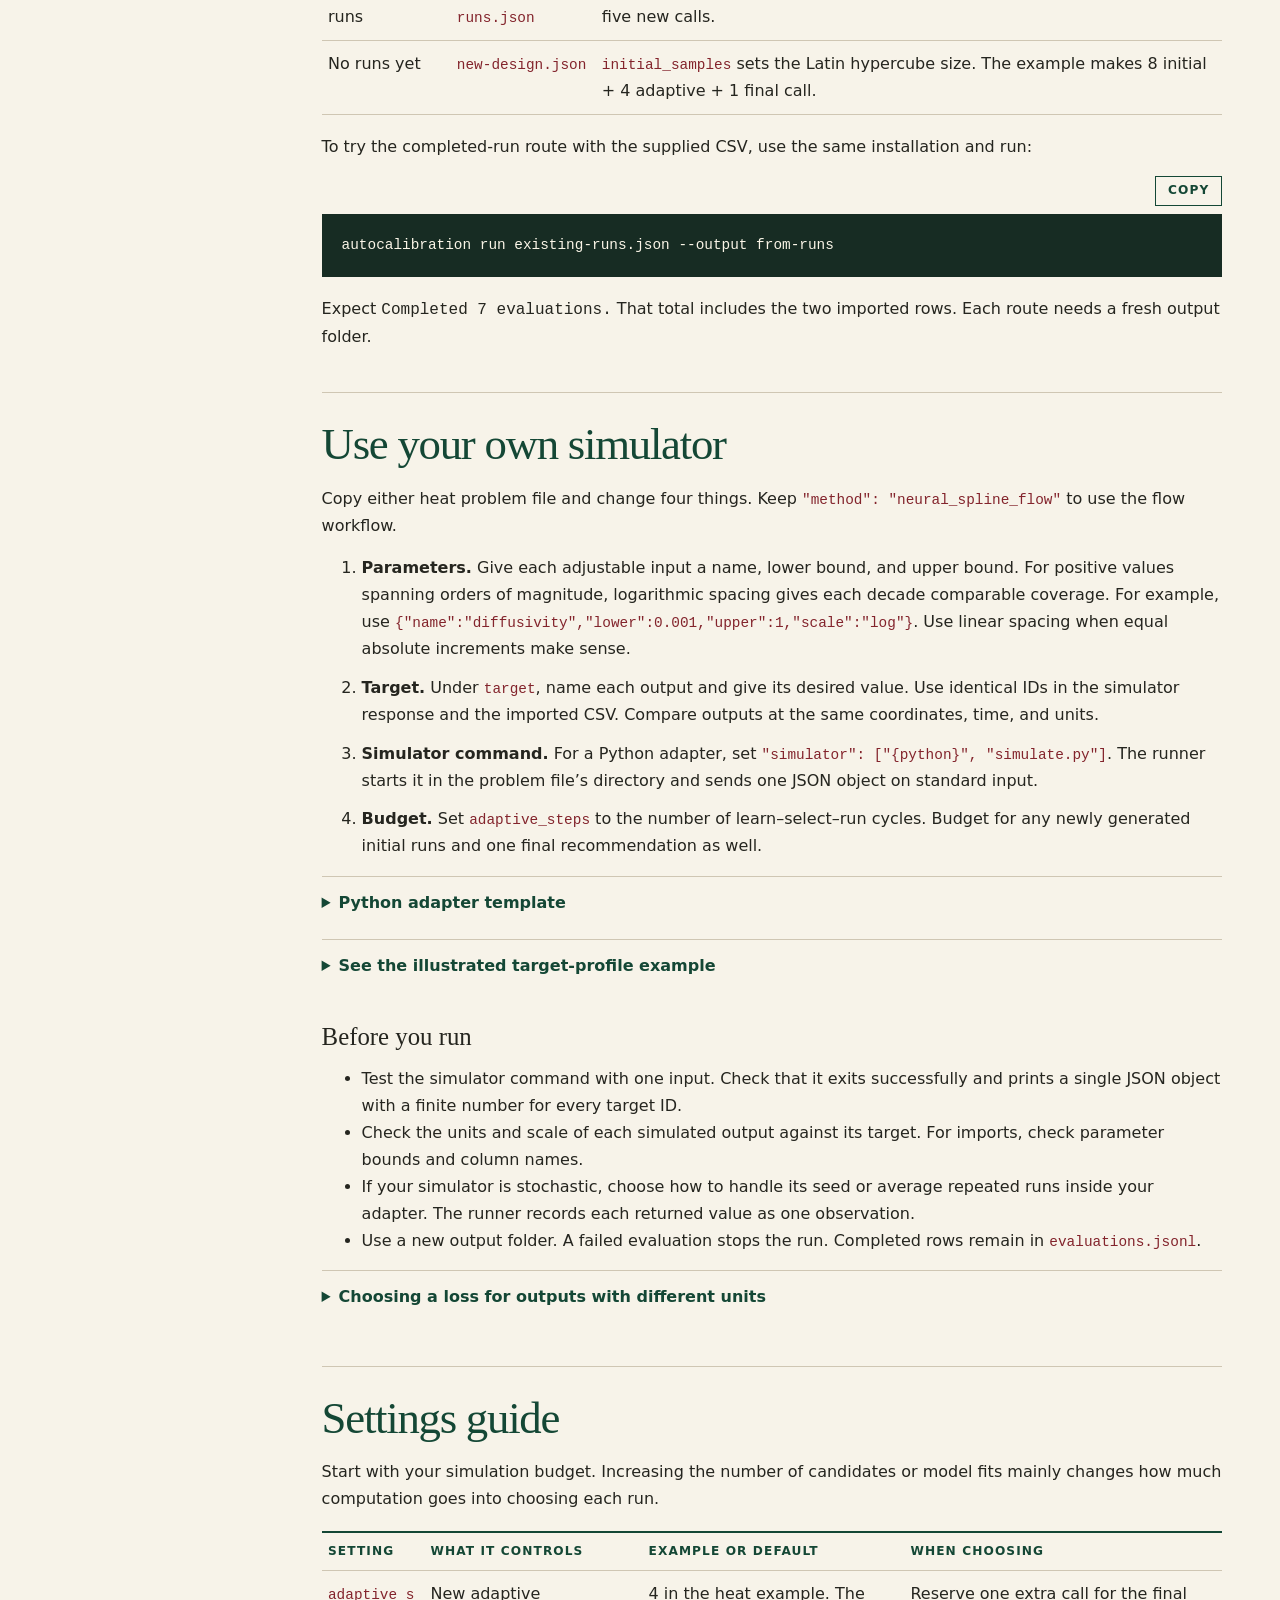
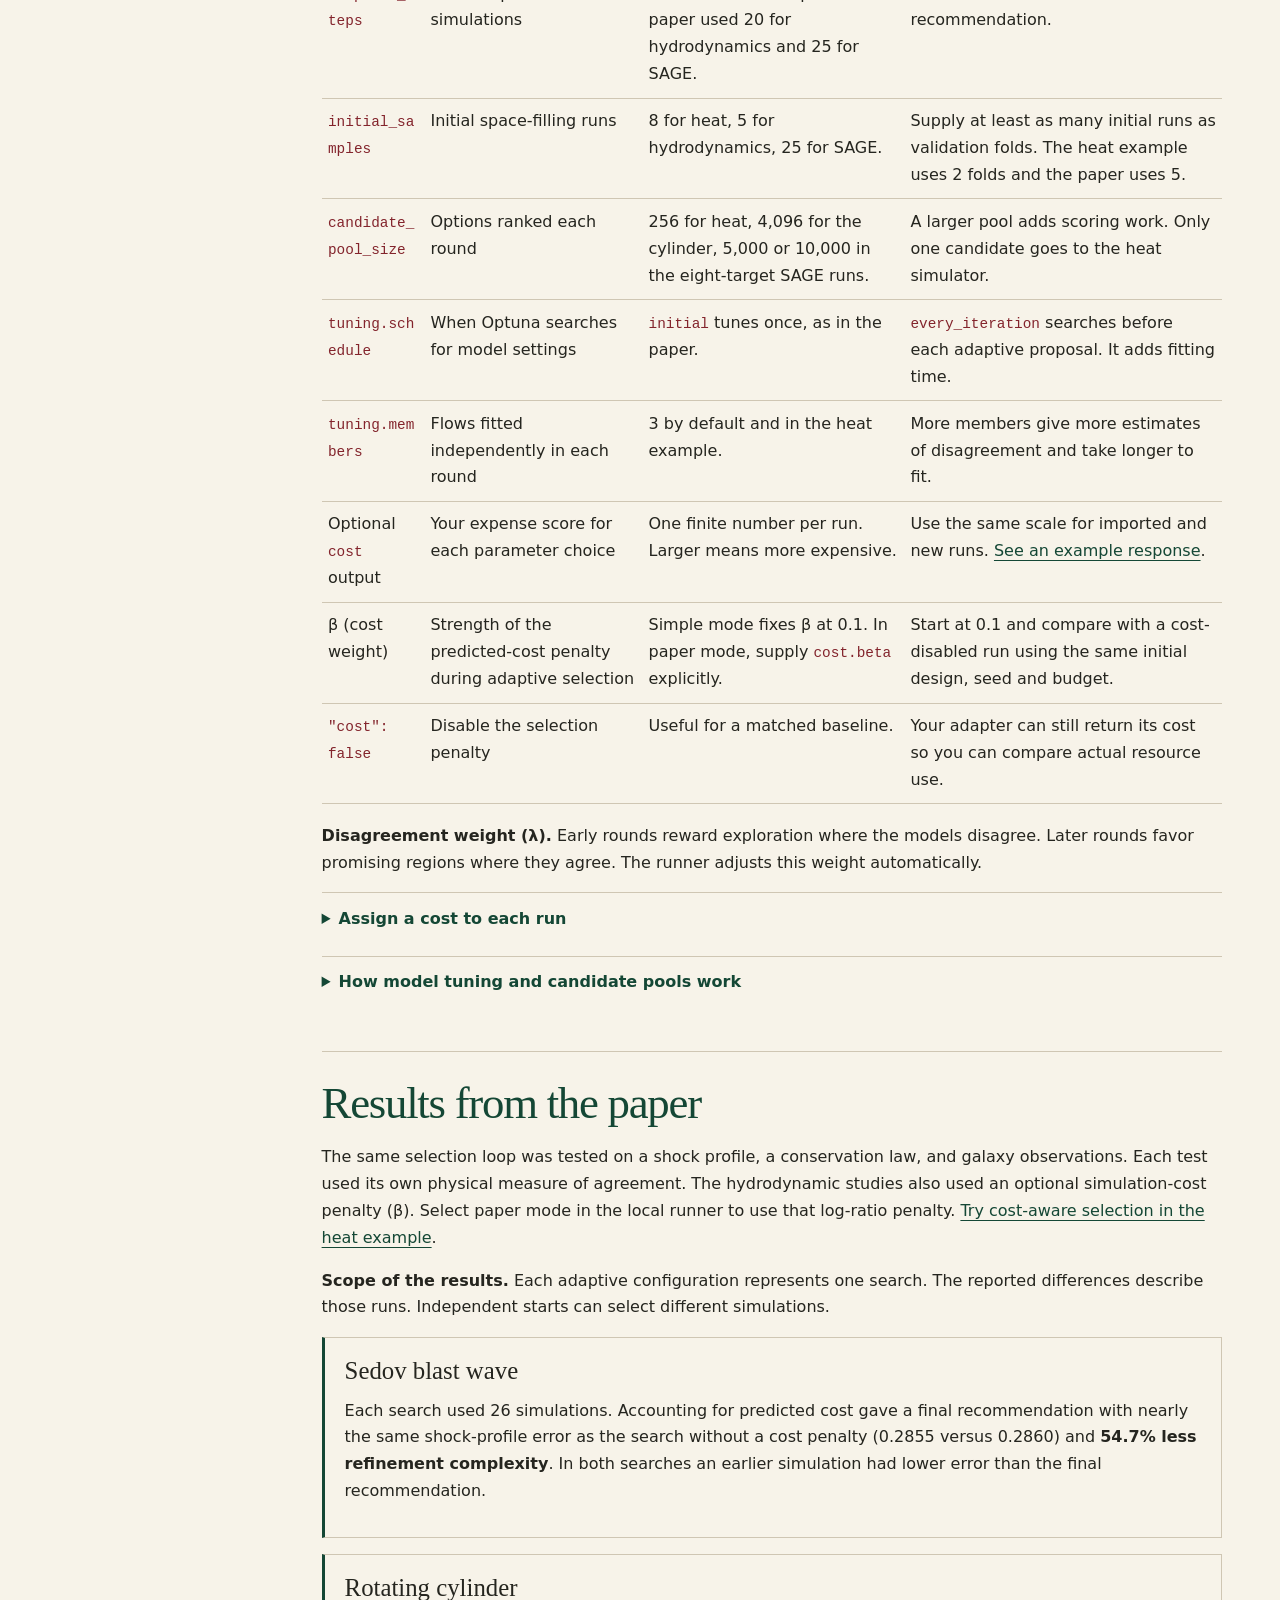
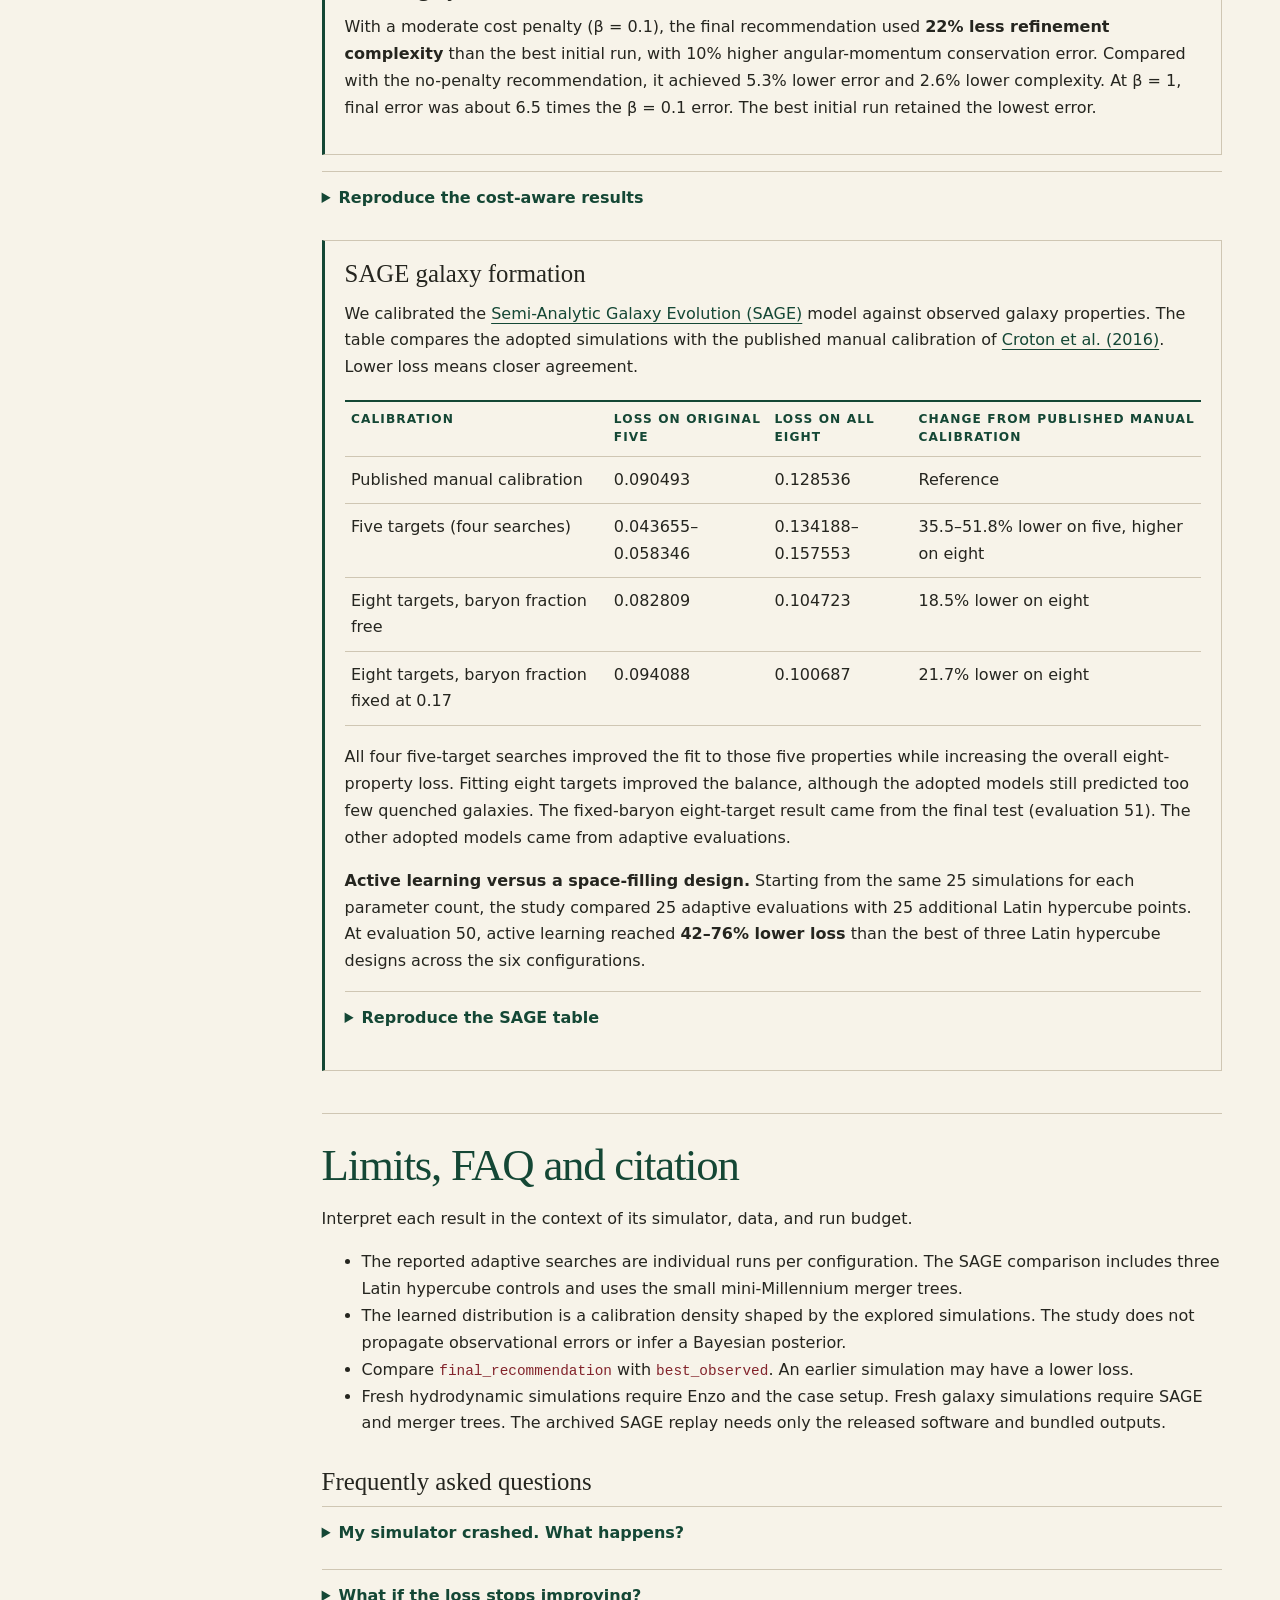
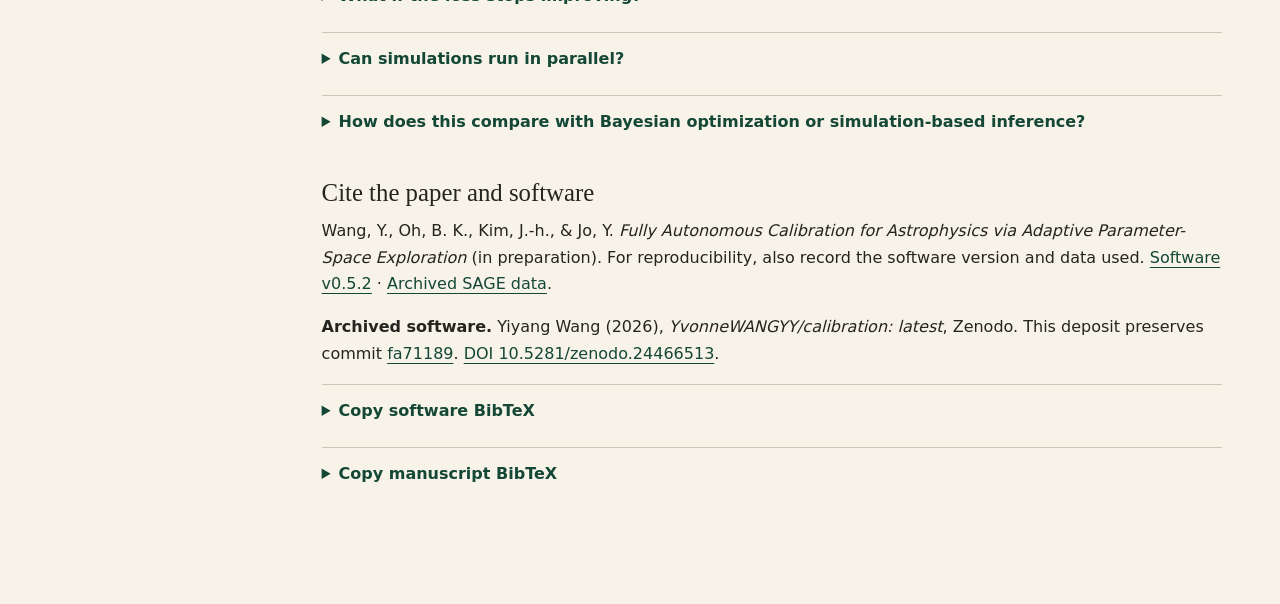
<file: guide/index.html>
<!doctype html>
<html lang="en"><head><meta charset="utf-8"><title>Getting started · Calibration for Astrophysics</title>
<link rel="canonical" href="https://yvonnewangyy.github.io/fully-autonomous-calibration-for-astrophysical-simulations/">
<script>
const target = new URL("../", location.href);
target.search = location.search;
target.hash = location.hash === "#results" ? "#run-results" : location.hash || "#getting-started";
location.replace(target.href);
</script>
<meta http-equiv="refresh" content="0;url=../#getting-started"></head>
<body><a href="../#getting-started">Open the calibration guide and project homepage</a></body></html>
</file>
<file: guide/style.css>
:root {
  --ivory: #f7f3e9;
  --ink: #25251f;
  --muted: #575449;
  --green: #144735;
  --red: #a42332;
  --rule: #cfc6b3;
  --serif: "Baskervville", Baskerville, "Times New Roman", serif;
  --sans: Inter, system-ui, sans-serif;
}
* { box-sizing: border-box; }
html { scroll-padding-top: 1.5rem; }
body { margin: 0; background: var(--ivory); color: var(--ink); font: 1rem/1.68 var(--sans); }
a { color: var(--green); text-underline-offset: .22em; }
a:hover { color: var(--red); }
:focus-visible { outline: 3px solid var(--red); outline-offset: 4px; }
header { border-bottom: 1px solid var(--rule); text-align: center; }
.bar { position: relative; width: min(1240px, 92%); margin: auto; padding: 1.85rem 0; }
.bar .brand { color: var(--ink); font: 500 clamp(1.2rem, 2.7vw, 2.65rem)/1.2 var(--serif); letter-spacing: .065em; text-transform: uppercase; text-decoration: none; }
.bar a:last-child { position: absolute; right: 0; top: 50%; transform: translateY(-50%); font-size: .83rem; }
.layout { width: min(1180px, 91%); margin: 0 auto; display: grid; grid-template-columns: 200px minmax(0, 1fr); gap: clamp(2rem, 5vw, 5rem); padding: 3.5rem 0 6rem; }
.toc { position: sticky; top: 1.6rem; align-self: start; border-top: 1px solid var(--green); padding-top: 1.2rem; }
.toc strong, .snippet button, th { font: 650 .76rem/1.45 var(--sans); text-transform: uppercase; letter-spacing: .09em; }
.toc strong { color: var(--red); display: block; margin-bottom: .8rem; }
.toc a { display: block; text-decoration: none; padding: .34rem 0; }
.toc a:hover { text-decoration: underline; }
main { min-width: 0; }
.intro { padding: clamp(1.8rem, 4.5vw, 4.5rem); background: #eae3d4; border: 1px solid var(--rule); }
h1, h2, h3 { font-family: var(--serif); font-weight: 500; line-height: 1.1; }
h1 { margin: 0 0 1rem; font-size: clamp(3rem, 6.4vw, 6rem); letter-spacing: -.045em; }
.lede { margin: 0; max-width: 48ch; color: var(--muted); }
section { margin-top: 2.6rem; padding-top: 1.7rem; border-top: 1px solid var(--rule); }
h2 { margin: 0 0 1rem; color: var(--green); font-size: clamp(2rem, 3.5vw, 3rem); letter-spacing: -.028em; }
h3 { color: var(--ink); font-size: 1.55rem; margin: 1.9rem 0 .7rem; }
p { margin: .65rem 0 1rem; }
.route { display: grid; grid-template-columns: 1fr 1fr; gap: .8rem; }
.route a { padding: 1.05rem 1.15rem; background: var(--green); color: white; text-decoration: none; }
.route a:hover { text-decoration: underline; }
code, pre { font-family: ui-monospace, monospace; font-size: .9em; }
main :not(pre) > code { color: #83242c; overflow-wrap: anywhere; }
pre { background: #172c23; color: #faf5e7; overflow: auto; line-height: 1.6; margin: .5rem 0 1.2rem; padding: 1.25rem; }
pre code { font-size: inherit; }
.snippet button { display: block; margin-left: auto; color: var(--green); background: transparent; border: 1px solid var(--green); padding: .3rem .75rem; cursor: pointer; }
.snippet button:hover { background: var(--green); color: white; }
table { width: 100%; border-collapse: collapse; font-variant-numeric: tabular-nums; }
th, td { text-align: left; padding: .6rem .4rem; border-bottom: 1px solid var(--rule); }
th { border-top: 2px solid var(--green); color: var(--green); }
.skip { position: absolute; left: -10000px; }
.skip:focus { left: .8rem; top: 1rem; z-index: 3; padding: .5rem; background: white; }
@media (max-width: 800px) {
  .bar { display: grid; justify-items: center; gap: .4rem; padding: 1.25rem 0; }
  .bar a:last-child { position: static; transform: none; }
  .layout { display: block; padding-top: 1.2rem; }
  .toc { position: static; border: 0; padding: 0 0 1rem; }
  .toc strong { margin-bottom: .3rem; }
  .toc a { display: inline-block; margin-right: .8rem; font-size: .87rem; }
}
@media (max-width: 520px) {
  .intro { padding: 1.8rem 2rem 1.8rem 1.35rem; }
  .lede { max-width: 100%; }
  .route { grid-template-columns: 1fr; }
}

.research-nav { border-top: 1px solid var(--rule); padding-top: .8rem; margin-top: .8rem; }
.toc { max-height: calc(100vh - 3rem); overflow-y: auto; }
.section-inner img { max-width: 100%; height: auto; }
.case-grid, .feature-grid, .resource-grid { display: grid; grid-template-columns: repeat(auto-fit, minmax(min(100%, 230px), 1fr)); gap: 1rem; }
.card, .resource-card, .callout { padding: 1rem; border: 1px solid var(--rule); }
.resource-card { display: grid; align-content: start; gap: .4rem; text-decoration: none; }
.resource-title { font-weight: 700; }
.resource-action { text-decoration: underline; }
.eyebrow, .tag, .resource-kicker { color: var(--red); font-size: .85rem; }
.workflow .step { margin: .8rem 0; }
.step > span { margin-right: .6rem; }
@media (max-width: 800px) { .toc { max-height: none; } }

.intro { margin-top: 0; }
.intro h2 { margin-top: 2rem; font-size: clamp(1.7rem, 3vw, 2.5rem); }
.intro .lede { max-width: 62ch; }
.choices { display: grid; grid-template-columns: repeat(auto-fit, minmax(min(100%, 240px), 1fr)); gap: 1rem; margin: 1.3rem 0; }
.choices > div { padding: 1.1rem 1.3rem; border: 1px solid var(--rule); }
.choices h3 { margin-top: 0; color: var(--green); }
details { margin: .6rem 0; border-top: 1px solid var(--rule); }
summary { padding: .8rem 0; cursor: pointer; font-weight: 600; color: var(--green); }
summary:hover { color: var(--red); }
.paper-figure { margin: 1.2rem 0; }
.paper-figure img { display: block; width: 100%; height: auto; }
.paper-figure figcaption { margin: .45rem 0; font-size: .9rem; color: var(--muted); }
.settings dt { color: var(--green); font-weight: 650; }
.settings dd { margin: .25rem 0 1rem; }

.intro h1 { font-size: clamp(2.55rem, 5vw, 4.8rem); }
.route { margin-top: 1.5rem; }
.route a + a { background: transparent; color: var(--green); border: 1px solid var(--green); }
.choices h4 { margin: 0; font: 500 1.45rem/1.2 var(--serif); color: var(--green); }
.choices > div { min-width: 0; }
.choices pre { white-space: pre-wrap; overflow-wrap: anywhere; }
.steps li, details li { margin-bottom: .75rem; }

.actions { display:flex; gap:.65rem 1.15rem; align-items:center; flex-wrap:wrap; margin:1.4rem 0; }
.actions a:first-child { background:var(--green); color:white; padding:.45rem 1rem; text-decoration:none; }
.loop { padding:.9rem 1rem; border:1px solid var(--green); color:var(--green); font-weight:650; }
.glossary { padding:1rem 1.2rem; background:var(--ivory); }
.glossary h3, .result h3 { margin:.2rem 0 .8rem; }
.terms { display:grid; grid-template-columns:minmax(9rem,1fr) 3fr; gap:.4rem 1rem; margin:0; }
.terms dt { font-weight:650; }
.terms dd { margin:0; }
.table-scroll { max-width:100%; overflow-x:auto; margin:1.15rem 0; }
.table-scroll th, .table-scroll td { vertical-align:top; }
.result { border:1px solid var(--rule); border-left:3px solid var(--green); padding:1rem 1.25rem; margin:1rem 0; }
samp { overflow-wrap:anywhere; }
@media(max-width:800px) {
  .toc { position:sticky; top:0; z-index:4; background:var(--ivory); border-bottom:1px solid var(--rule); padding:.4rem 0; white-space:nowrap; overflow-x:auto; }
  .toc strong { display:inline; margin-right:.7rem; }
  html { scroll-padding-top:3.5rem; }
  .table-scroll table { min-width:32rem; }
}
@media(max-width:520px) {
  .terms { grid-template-columns:1fr; gap:.15rem; }
  .terms dd { margin-bottom:.5rem; }
}
</file>
